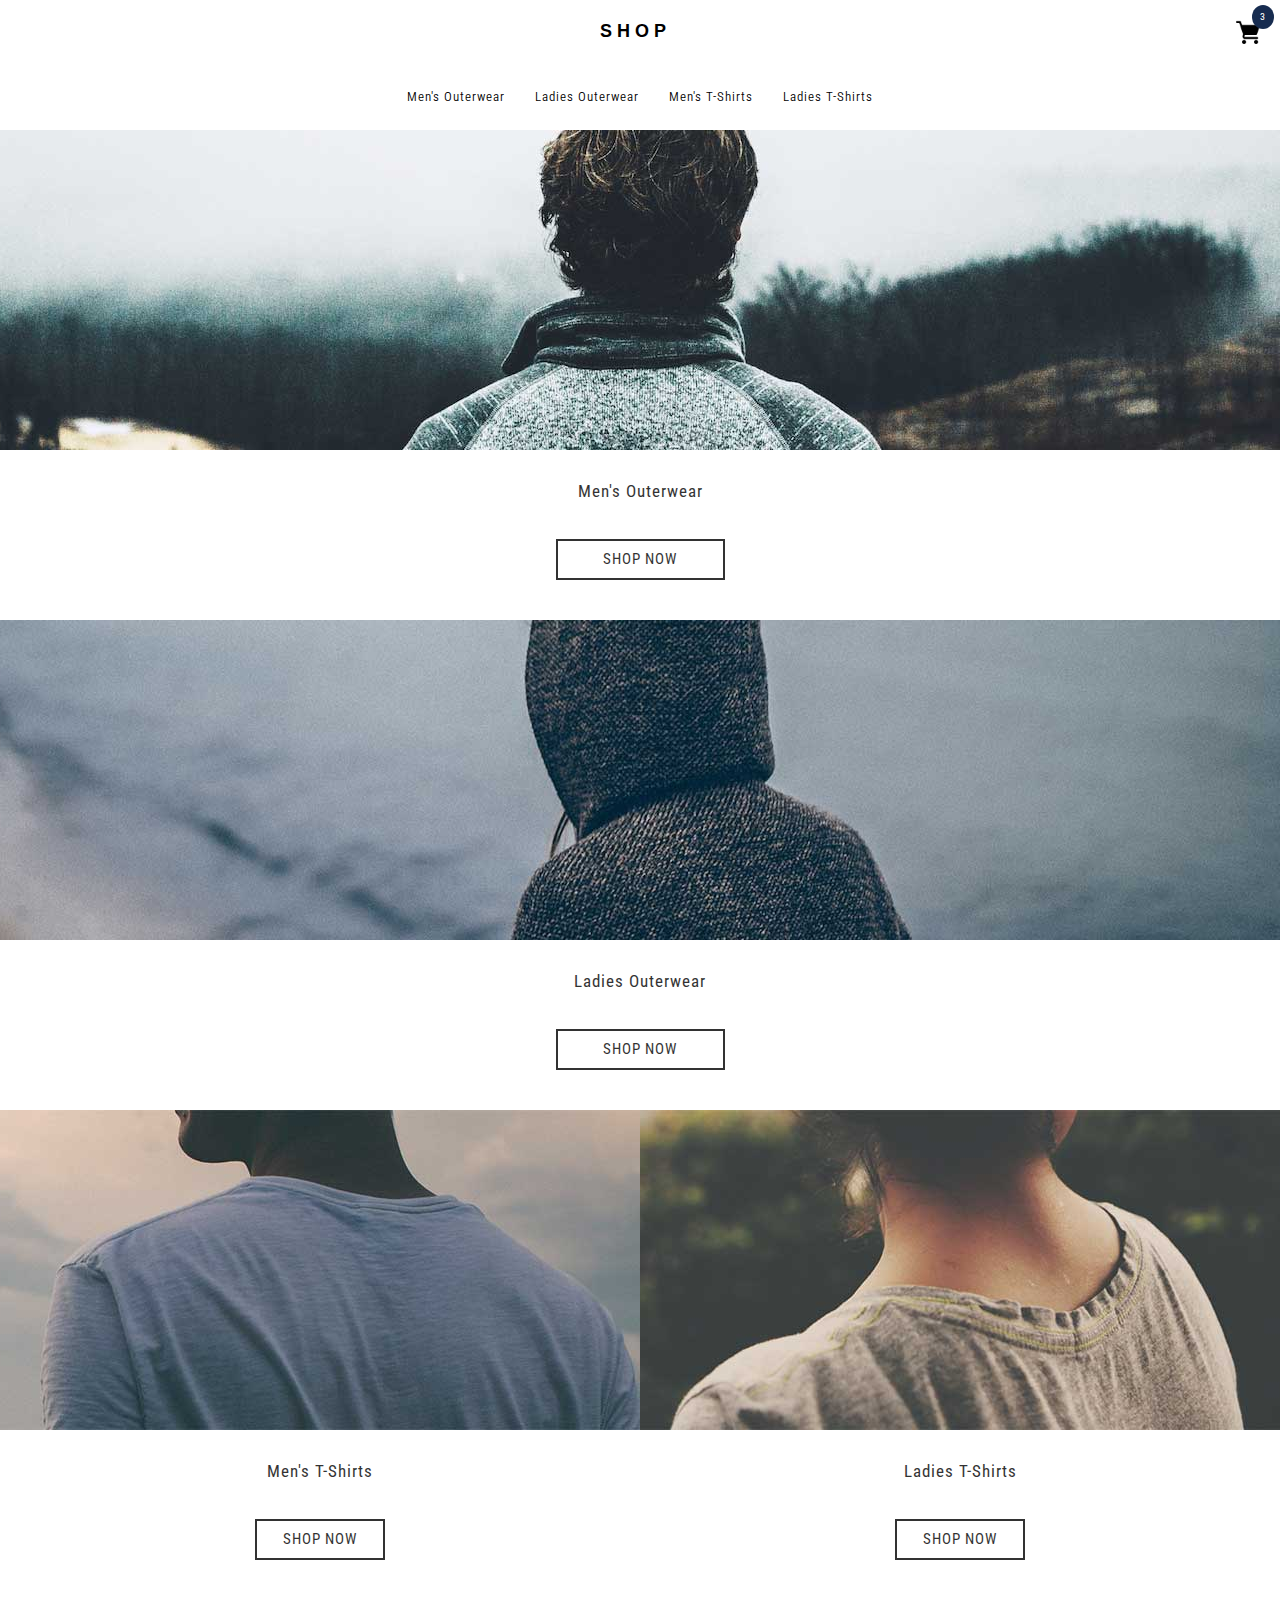
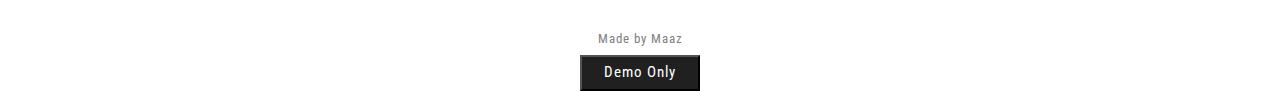
<file: index.html>
<!DOCTYPE html>
<html lang="en">
  <head>
    <meta charset="UTF-8" />
    <meta name="viewport" content="width=device-width, initial-scale=1.0" />
    <link rel="stylesheet" href="normalize.css" />
    <link rel="stylesheet" href="styles.css" />
    <title>Shop Polymer Project</title>
  </head>
  <body>
    <!-- Navbar -->
    <nav class="navbar">
      <div class="container">
        <div class="menu">
          <img class="hamburger--icon" src="images/hamburger.png" alt="Menu" />
        </div>
        <a class="logo" href="index.html"
          ><img class="logo" src="images/logo.svg" alt=""
        /></a>
        <a class="cart-icon" href="cart-page.html"
          ><img
            class="cart--icon__image"
            src="images/cart-icon.png"
            alt="Cart"
          />
          <span class="cart-count">3</span></a
        >
      </div>
      <div class="nav__links">
        <a class="nav__link" href="mens-outerwear.html">Men's Outerwear</a>
        <a class="nav__link" href="ladies-outerwear.html">Ladies Outerwear</a>
        <a class="nav__link" href="mens-tshirts.html">Men's T-Shirts</a>
        <a class="nav__link" href="ladies-tshirts.html">Ladies T-Shirts</a>
      </div>
    </nav>
    <!-- Drawer -->
    <aside class="drawer">
      <a class="drawer__item" href="mens-outerwear.html">Mens's Outerwear</a>
      <a class="drawer__item" href="ladies-outerwear.html">Ladies Outerwear</a>
      <a class="drawer__item" href="mens-tshirts.html">Men's T-Shirts</a>
      <a class="drawer__item" href="ladies-tshirts.html">Ladies T-Shirts</a>
    </aside>

    <!-- Banner Section -->
    <div class="hero">
      <section class="banner">
        <div class="mens-banner__image bg__image"></div>
        <div class="banner__bottom">
          <p class="banner__label">Men's Outerwear</p>
          <a href="mens-outerwear.html">
            <button class="banner__button">SHOP NOW</button>
          </a>
        </div>
      </section>
      <section class="banner">
        <div class="ladies-banner__image bg__image"></div>
        <div class="banner__bottom">
          <p class="banner__label">Ladies Outerwear</p>
          <a href="ladies-outerwear.html">
            <button class="banner__button">SHOP NOW</button>
          </a>
        </div>
      </section>
      <!-- T-Shirts Section -->
      <section class="t-shirts">
        <div class="mens-tShirts-banner banner">
          <div class="banner__image mens__t-shirts"></div>
          <div class="banner__bottom">
            <p class="banner__label">Men's T-Shirts</p>
            <a href="mens-tshirts.html">
              <button class="banner__button">SHOP NOW</button>
            </a>
          </div>
        </div>
        <div class="ladies-tShirts-banner banner">
          <div class="banner__image ladies__t-shirts"></div>
          <div class="banner__bottom">
            <p class="banner__label">Ladies T-Shirts</p>
            <a href="ladies-tshirts.html">
              <button class="banner__button">SHOP NOW</button>
            </a>
          </div>
        </div>
      </section>
    </div>
    <!-- Footer -->
    <footer class="footer">
      <a class="made-by" href="#">Made by Maaz</a>
      <button class="demo-only">Demo Only</button>
    </footer>
    <script src="script.js"></script>
  </body>
</html>
</file>
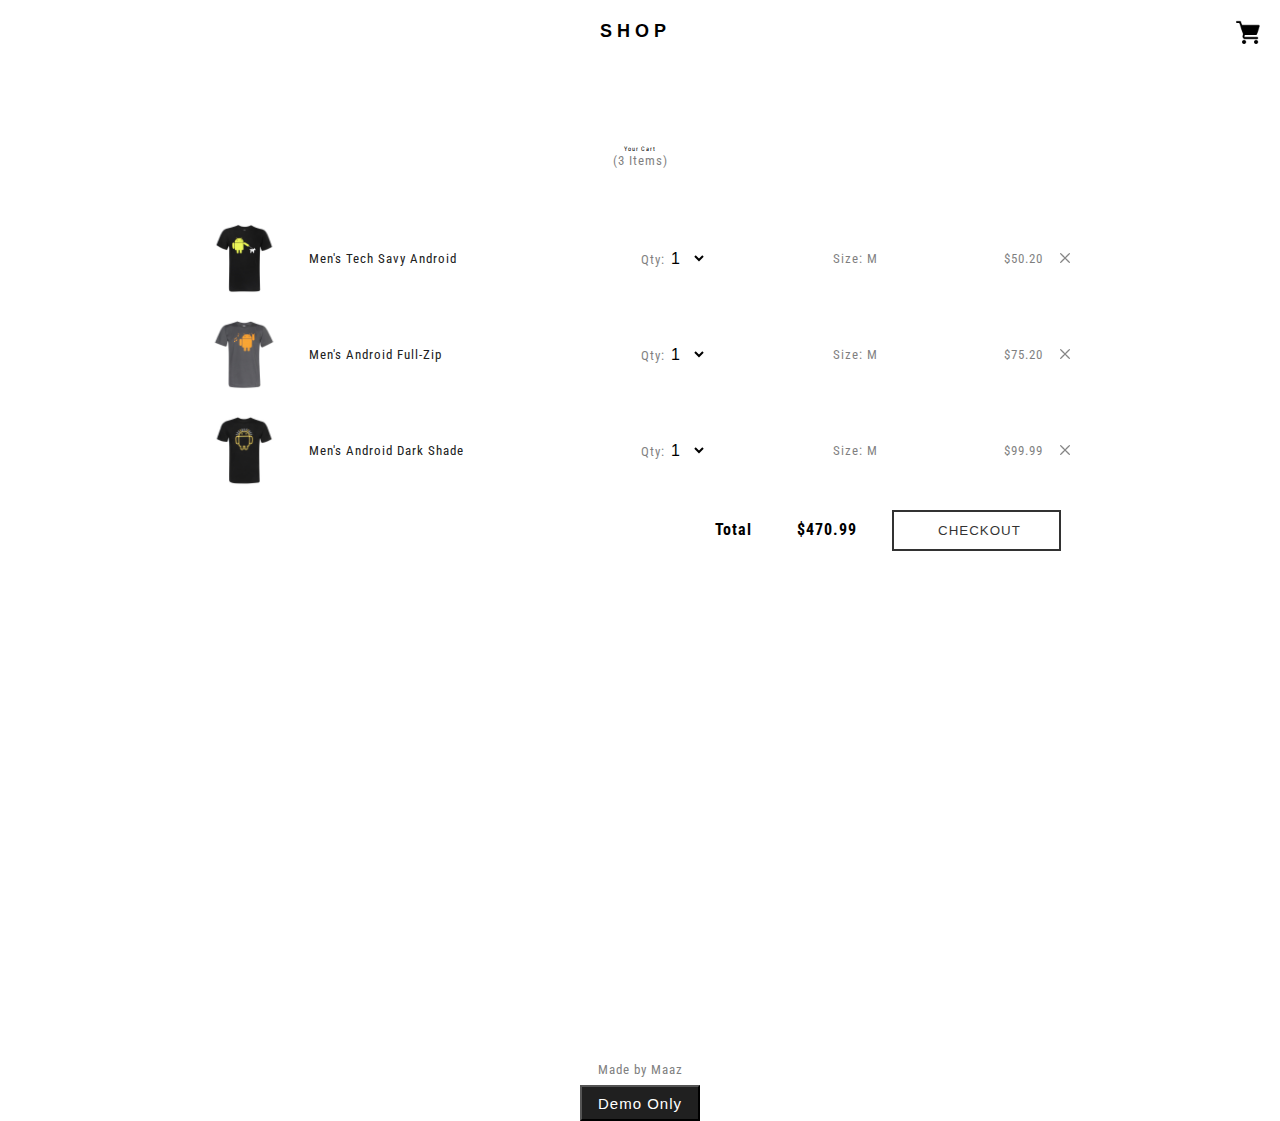
<file: cart-page.html>
<!DOCTYPE html>
<html lang="en">
  <head>
    <meta charset="UTF-8" />
    <meta name="viewport" content="width=device-width, initial-scale=1.0" />
    <link rel="stylesheet" href="styles.css" />
    <title>Cart Page</title>
  </head>
  <body>
    <!-- Navbar -->
    <nav class="navbar">
      <div class="container">
        <div class="menu">
          <img class="hamburger--icon" src="images/hamburger.png" alt="Menu" />
        </div>
        <a class="logo" href="index.html"
          ><img class="logo" src="images/logo.svg" alt=""
        /></a>
        <a class="cart-icon" href="cart-page.html"
          ><img class="cart--icon__image" src="images/cart-icon.png" alt="Cart"
        /></a>
      </div>
      <!-- <div class="nav__links">
        <a class="nav__link" href="mens-outerwear.html">Men's Outerwear</a>
        <a class="nav__link" href="ladies-outerwear.html">Ladies Outerwear</a>
        <a class="nav__link" href="mens-tshirts.html">Men's T-Shirts</a>
        <a class="nav__link" href="ladies-tshirts.html">Ladies T-Shirts</a>
      </div> -->
    </nav>
    <!-- Drawer -->
    <aside class="drawer">
      <a class="drawer__item" href="mens-outerwear.html">Mens's Outerwear</a>
      <a class="drawer__item" href="ladies-outerwear.html">Ladies Outerwear</a>
      <a class="drawer__item" href="mens-tshirts.html">Men's T-Shirts</a>
      <a class="drawer__item" href="ladies-tshirts.html">Ladies T-Shirts</a>
    </aside>
    <div class="hero cart-page-container">
      <div class="mens-outer__header">
        <p class="banner__label cart-banner__label">Your Cart</p>
        <span class="items__count">(3 Items)</span>
      </div>

      <div id="cart-container__subsection">
        <div class="single-cart-item">
          <img
            src="images/Items-Images/10-13018A.jpg"
            alt="Item Image"
            class="cart-item-image"
          />
          <div class="cart-item__details">
            <div class="cart-item__title">
              <a
                class="cart-item__name"
                href="/detail/mens_outerwear/Men+s+Tech+Shell+Full-Zip"
                >Men's Tech Savy Android</a
              >
            </div>
            <button class="delete-button">
              <img class="delete-button__icon" src="images/close.png" alt="" />
            </button>
            <div class="cart-item__detail">
              <div class="cart-item__quantity">
                <label class="cart-item__label">Qty:</label>
                <select id="cart-item__select">
                  <option value="1">1</option>
                  <option value="2">2</option>
                  <option value="3">3</option>
                  <option value="4">4</option>
                  <option value="5">5</option>
                  <option value="6">6</option>
                  <option value="7">7</option>
                  <option value="8">8</option>
                  <option value="9">9</option>
                  <option value="10">10</option>
                  <option value="11">11</option>
                  <option value="12">12</option>
                </select>
              </div>
              <div class="cart-item__label">Size: <span>M</span></div>
              <div class="cart-item__label">$50.20</div>
            </div>
          </div>
        </div>
        <div class="single-cart-item">
          <img
            src="images/Items-Images/10-13130A.jpg"
            alt="Item Image"
            class="cart-item-image"
          />
          <div class="cart-item__details">
            <div class="cart-item__title">
              <a
                class="cart-item__name"
                href="/detail/mens_outerwear/Men+s+Tech+Shell+Full-Zip"
                >Men's Android Full-Zip</a
              >
            </div>
            <button class="delete-button">
              <img class="delete-button__icon" src="images/close.png" alt="" />
            </button>

            <div class="cart-item__detail">
              <div class="cart-item__quantity">
                <label class="cart-item__label">Qty:</label>
                <select id="cart-item__select">
                  <option value="1">1</option>
                  <option value="2">2</option>
                  <option value="3">3</option>
                  <option value="4">4</option>
                  <option value="5">5</option>
                  <option value="6">6</option>
                  <option value="7">7</option>
                  <option value="8">8</option>
                  <option value="9">9</option>
                  <option value="10">10</option>
                  <option value="11">11</option>
                  <option value="12">12</option>
                </select>
              </div>
              <div class="cart-item__label">Size: <span>M</span></div>
              <div class="cart-item__label">$75.20</div>
            </div>
          </div>
        </div>
        <div class="single-cart-item">
          <img
            src="images/Items-Images/10-13153B.jpg"
            alt="Item Image"
            class="cart-item-image"
          />
          <div class="cart-item__details">
            <div class="cart-item__title">
              <a
                class="cart-item__name"
                href="/detail/mens_outerwear/Men+s+Tech+Shell+Full-Zip"
                >Men's Android Dark Shade</a
              >
            </div>
            <button class="delete-button">
              <img class="delete-button__icon" src="images/close.png" alt="" />
            </button>
            <div class="cart-item__detail">
              <div class="cart-item__quantity">
                <label class="cart-item__label">Qty:</label>
                <select id="cart-item__select">
                  <option value="1">1</option>
                  <option value="2">2</option>
                  <option value="3">3</option>
                  <option value="4">4</option>
                  <option value="5">5</option>
                  <option value="6">6</option>
                  <option value="7">7</option>
                  <option value="8">8</option>
                  <option value="9">9</option>
                  <option value="10">10</option>
                  <option value="11">11</option>
                  <option value="12">12</option>
                </select>
              </div>
              <div class="cart-item__label">Size: <span>M</span></div>
              <div class="cart-item__label">$99.99</div>
            </div>
          </div>
        </div>
        <div class="billing-total">
          <div class="item-total">
            <span class="total-amount">Total</span>
            <span class="total-amount">$470.99</span>
            <a id="cart-page__button" href="checkout-page.html">
              <button class="banner__button">CHECKOUT</button>
            </a>
          </div>
        </div>
      </div>
    </div>
    <!-- Footer -->
    <footer id="cart-page__footer" class="footer">
      <a class="made-by" href="#">Made by Maaz</a>
      <button class="demo-only">Demo Only</button>
    </footer>
    <button class="sticky-button">
      <a href="checkout-page.html">CHECKOUT</a>
    </button>
    <script src="script.js"></script>
  </body>
</html>
</file>
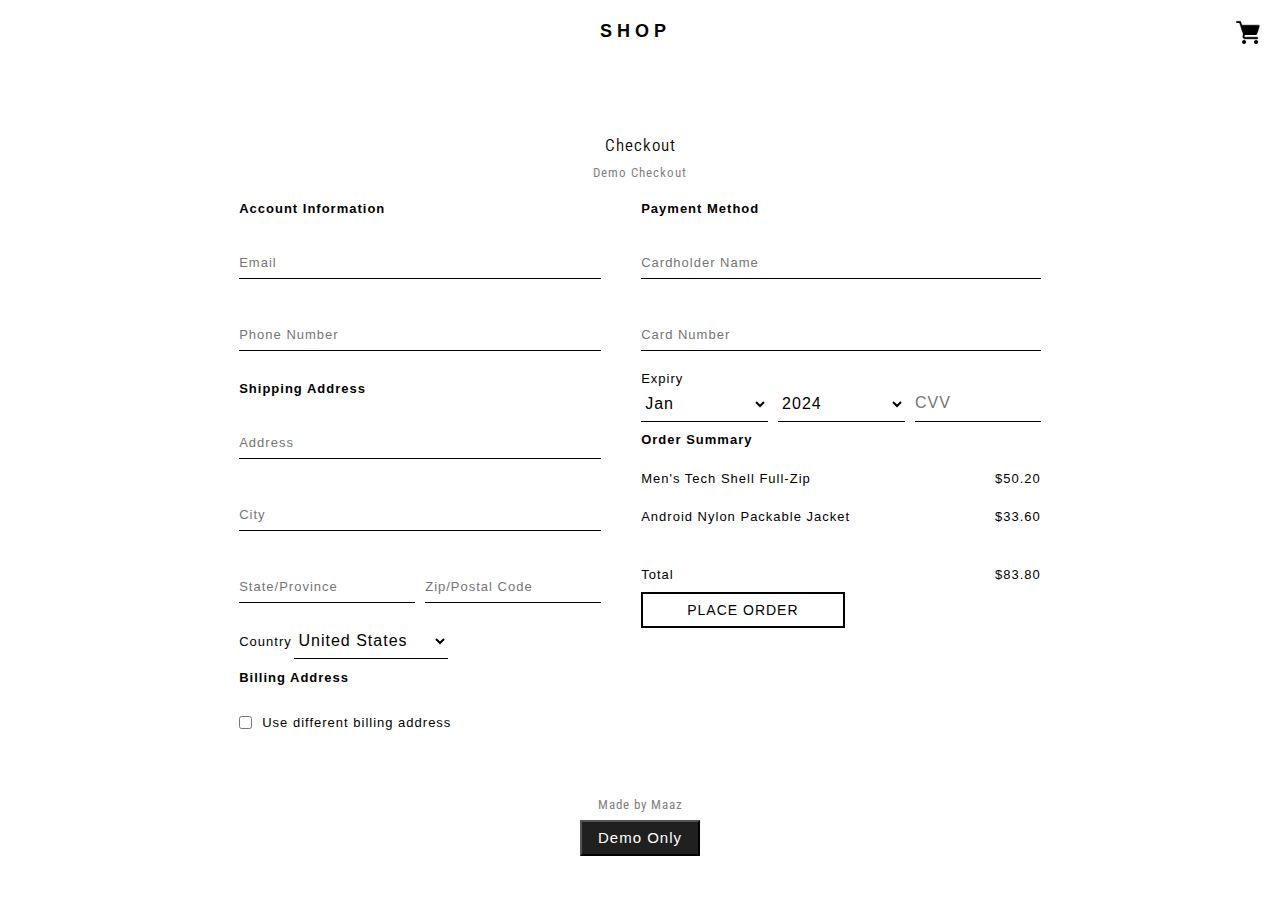
<file: checkout-page.html>
<!DOCTYPE html>
<html lang="en">
  <head>
    <meta charset="UTF-8" />
    <meta name="viewport" content="width=device-width, initial-scale=1.0" />
    <link rel="stylesheet" href="styles.css" />
    <link
      rel="stylesheet"
      href="https://cdnjs.cloudflare.com/ajax/libs/font-awesome/6.6.0/css/all.min.css"
      integrity="sha512-Kc323vGBEqzTmouAECnVceyQqyqdsSiqLQISBL29aUW4U/M7pSPA/gEUZQqv1cwx4OnYxTxve5UMg5GT6L4JJg=="
      crossorigin="anonymous"
      referrerpolicy="no-referrer"
    />
    <title>Checkout</title>
  </head>
  <body>
    <!-- Navbar -->
    <nav class="navbar checkout-form__nav">
      <div class="container">
        <div class="menu">
          <img class="hamburger--icon" src="images/hamburger.png" alt="Menu" />
        </div>
        <a class="logo" href="index.html"
          ><img class="logo" src="images/logo.svg" alt=""
        /></a>
        <a class="cart-icon" href="cart-page.html"
          ><img class="cart--icon__image" src="images/cart-icon.png" alt="Cart"
        /></a>
      </div>
    </nav>
    <!-- Drawer -->
    <aside class="drawer">
      <a class="drawer__item" href="mens-outerwear.html">Mens's Outerwear</a>
      <a class="drawer__item" href="ladies-outerwear.html">Ladies Outerwear</a>
      <a class="drawer__item" href="mens-tshirts.html">Men's T-Shirts</a>
      <a class="drawer__item" href="ladies-tshirts.html">Ladies T-Shirts</a>
    </aside>

    <div class="mens-outer__header">
      <h1 class="banner__label checkout-form__label">Checkout</h1>
      <span class="items__count">Demo Checkout</span>
    </div>
    <header class="checkout-header">
      <p>Your cart <i class="fa-solid fa-cart-shopping"></i> is empty</p>
    </header>
    <!-- Form -->

    <div class="checkout-container">
      <div id="change-checkout-orientation">
          <div id="checkout-left">
              <h2>Account Information</h2>
              <input type="email" placeholder="Email">
              <input type="tel" placeholder="Phone Number">
              <h2>Shipping Address</h2>
              <input type="text" placeholder="Address" >
              <input type="text" placeholder="City">
              <div class="state-zipcode">
                  <input type="text" placeholder="State/Province">
                  <input type="text" placeholder="Zip/Postal Code">
              </div>
              <label for="country">Country</label>
              <select name="country" id="country" >
                  <option value="US" selected>United States</option>
                  <option value="CA"> Canada</option>
              </select>
              <h2>Billing Address</h2>
              <div class="billing-address">
                  <input type="checkbox" id="setBilling">
                  <label for="setBilling">Use different billing address</label>
              </div>
              <!-- <input type="text" placeholder="Address">
              <input type="text" placeholder="City">
              <input type="text" placeholder="State/Province">
              <input type="text" placeholder="Zip/Postal Code"> -->
          </div>

          <div id="checkout-right">
              <h2>Payment Method</h2>
              <input type="text" placeholder="Cardholder Name">
              <input type="text" placeholder="Card Number">
              <label for="Expiry">Expiry</label>
              <div class="cc-expiry">
                  <select name="ccExpMonth" id="ccExpMonth">
                      <option value="01">Jan</option>
                      <option value="02">Feb</option>
                      <option value="03">Mar</option>
                      <option value="04">Apr</option>
                      <option value="05">May</option>
                      <option value="06">Jun</option>
                      <option value="07">Jul</option>
                      <option value="08">Aug</option>
                      <option value="09">Sep</option>
                      <option value="10">Oct</option>
                      <option value="11">Nov</option>
                      <option value="12">Dec</option>
                  </select>
                  <select name="ccExpYear" id="ccExpYear">
                      <option value="2024">2024</option>
                      <option value="2025">2025</option>
                      <option value="2026">2026</option>
                      <option value="2027">2027</option>
                      <option value="2028">2028</option>
                      <option value="2029">2029</option>
                      <option value="2030">2030</option>
                      <option value="2031">2031</option>
                      <option value="2032">2032</option>
                      <option value="2033">2033</option>
                      <option value="2034">2034</option>
                  </select>
                  <input type="tel" placeholder="CVV" id="cvv">
              </div>

              <h2>Order Summary</h2>
              <div id="order-summary">
                  <div class="cart-item-1">
                      <p>Men's Tech Shell Full-Zip</p>
                      <p>$50.20</p>
                  </div>
                  <div class="cart-item-2">
                      <p>Android Nylon Packable Jacket</p>
                      <p>$33.60</p>
                  </div>
                  <div class="total">   
                      <p>Total</p>
                      <p>$83.80</p>
                  </div>
              </div>
              <div class="product-details-cart-button" id="checkout-button">
                  <button>PLACE ORDER</button>
              </div>
          </div>

      </div>
  </div>

    <footer id="cart-page__footer" class="footer">
      <a class="made-by" href="#">Made by Maaz</a>
      <button class="demo-only">Demo Only</button>
    </footer>
    <script src="script.js"></script>
  </body>
</html>
</file>
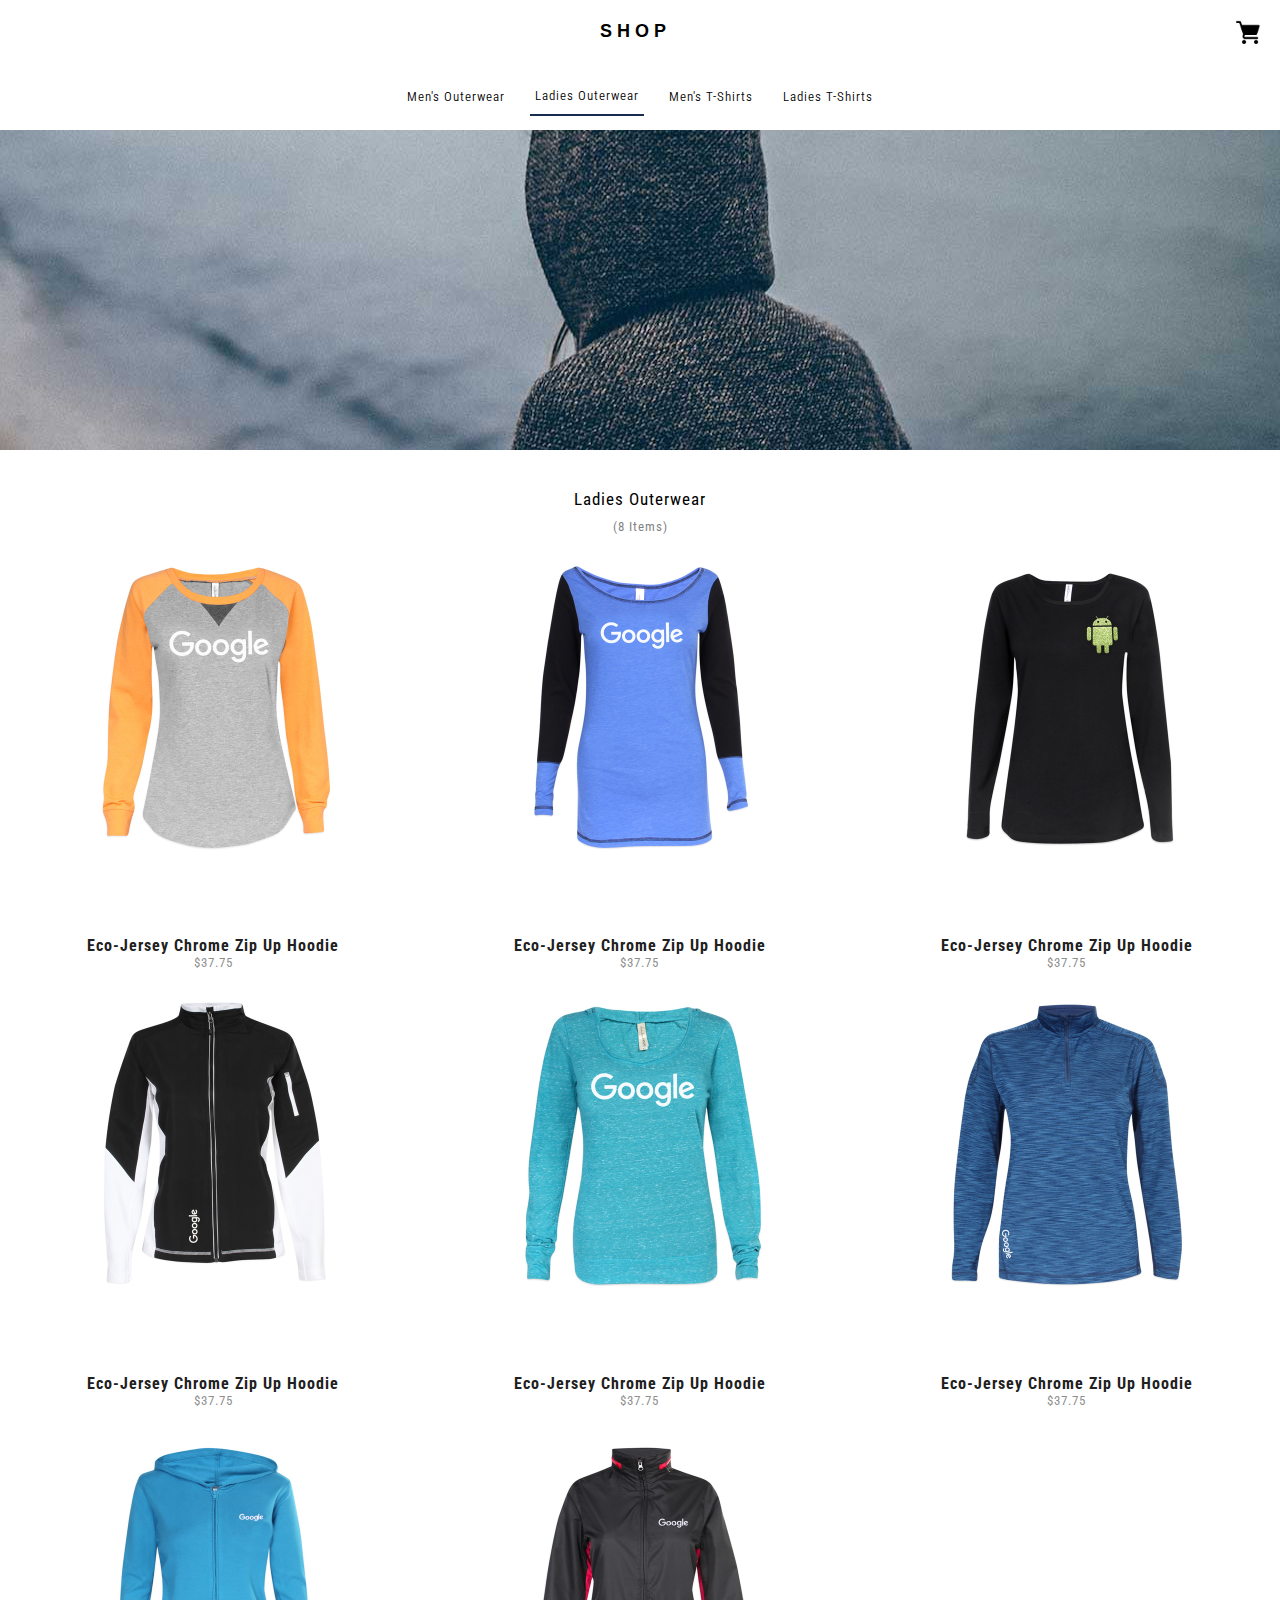
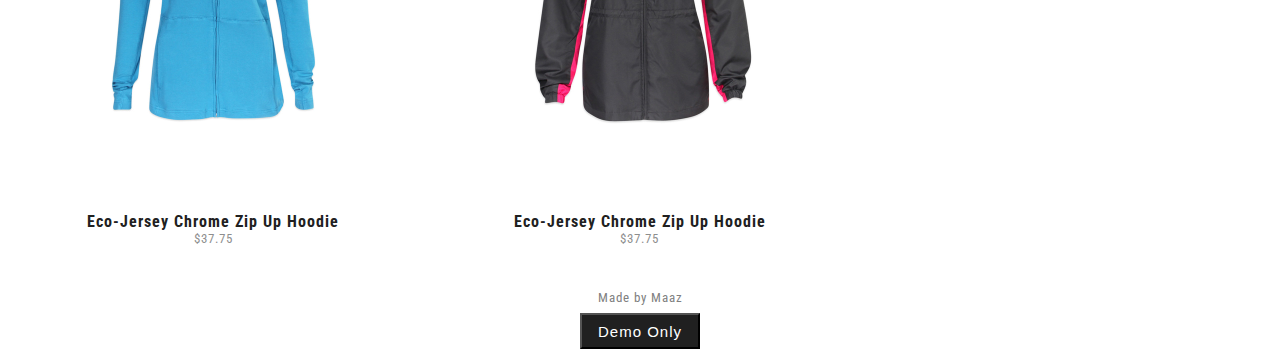
<file: ladies-outerwear.html>
<!DOCTYPE html>
<html lang="en">
  <head>
    <meta charset="UTF-8" />
    <meta name="viewport" content="width=device-width, initial-scale=1.0" />
    <link rel="stylesheet" href="styles.css" />
    <title>Ladies Outerwear</title>
  </head>
  <body>
    <nav class="navbar">
      <div class="container">
        <div class="menu">
          <img class="hamburger--icon" src="images/hamburger.png" alt="Menu" />
        </div>
        <a class="logo" href="index.html"
          ><img class="logo" src="images/logo.svg" alt=""
        /></a>
        <a class="cart-icon" href="cart-page.html"
          ><img class="cart--icon__image" src="images/cart-icon.png" alt="Cart"
        /></a>
      </div>
      <div class="nav__links">
        <a class="nav__link" href="mens-outerwear.html">Men's Outerwear</a>
        <a class="nav__link" id="mens-outer__nav" href="ladies-outerwear.html"
          >Ladies Outerwear</a
        >
        <a class="nav__link" href="mens-tshirts.html">Men's T-Shirts</a>
        <a class="nav__link" href="ladies-tshirts.html">Ladies T-Shirts</a>
      </div>
    </nav>
    <!-- Drawer -->
    <aside class="drawer">
      <a class="drawer__item" href="mens-outerwear.html">Mens's Outerwear</a>
      <a class="drawer__item" href="ladies-outerwear.html">Ladies Outerwear</a>
      <a class="drawer__item" href="mens-tshirts.html">Men's T-Shirts</a>
      <a class="drawer__item" href="ladies-tshirts.html">Ladies T-Shirts</a>
    </aside>
    <div class="hero">
      <section class="banner mens-outerwear-page">
        <div
          class="mens-banner__image bg__image ladies-outerwear--banner"
        ></div>
      </section>
      <div class="mens-outer__header">
        <p class="banner__label" id="page-banner__label">Ladies Outerwear</p>
        <span class="items__count">(8 Items)</span>
      </div>
      <div class="products-section">
        <a class="product" href="single-product-page.html">
          <img
            class="product__image"
            src="images/Items-Images/10-23173A.jpg"
            alt=""
          />
          <span class="title">Eco-Jersey Chrome Zip Up Hoodie</span>
          <span class="price">$37.75</span>
        </a>
        <a class="product" href="single-product-page.html">
          <img
            class="product__image"
            src="images/Items-Images/10-23174A.jpg"
            alt=""
          />
          <span class="title">Eco-Jersey Chrome Zip Up Hoodie</span>
          <span class="price">$37.75</span>
        </a>
        <a class="product" href="single-product-page.html">
          <img
            class="product__image"
            src="images/Items-Images/10-23198A.jpg"
            alt=""
          />
          <span class="title">Eco-Jersey Chrome Zip Up Hoodie</span>
          <span class="price">$37.75</span>
        </a>
        <a class="product" href="single-product-page.html">
          <img
            class="product__image"
            src="images/Items-Images/10-24097A.jpg"
            alt=""
          />
          <span class="title">Eco-Jersey Chrome Zip Up Hoodie</span>
          <span class="price">$37.75</span>
        </a>
        <a class="product" href="single-product-page.html">
          <img
            class="product__image"
            src="images/Items-Images/10-24098A.jpg"
            alt=""
          />
          <span class="title">Eco-Jersey Chrome Zip Up Hoodie</span>
          <span class="price">$37.75</span>
        </a>
        <a class="product" href="single-product-page.html">
          <img
            class="product__image"
            src="images/Items-Images/10-24099A.jpg"
            alt=""
          />
          <span class="title">Eco-Jersey Chrome Zip Up Hoodie</span>
          <span class="price">$37.75</span>
        </a>
        <a class="product" href="single-product-page.html">
          <img
            class="product__image"
            src="images/Items-Images/10-24102A.jpg"
            alt=""
          />
          <span class="title">Eco-Jersey Chrome Zip Up Hoodie</span>
          <span class="price">$37.75</span>
        </a>
        <a class="product" href="single-product-page.html">
          <img
            class="product__image"
            src="images/Items-Images/10-25058A.jpg"
            alt=""
          />
          <span class="title">Eco-Jersey Chrome Zip Up Hoodie</span>
          <span class="price">$37.75</span>
        </a>
      </div>
    </div>
    <footer class="footer">
      <a class="made-by" href="single-product-page.html">Made by Maaz</a>
      <button class="demo-only">Demo Only</button>
    </footer>
    <script src="script.js"></script>
  </body>
</html>
</file>
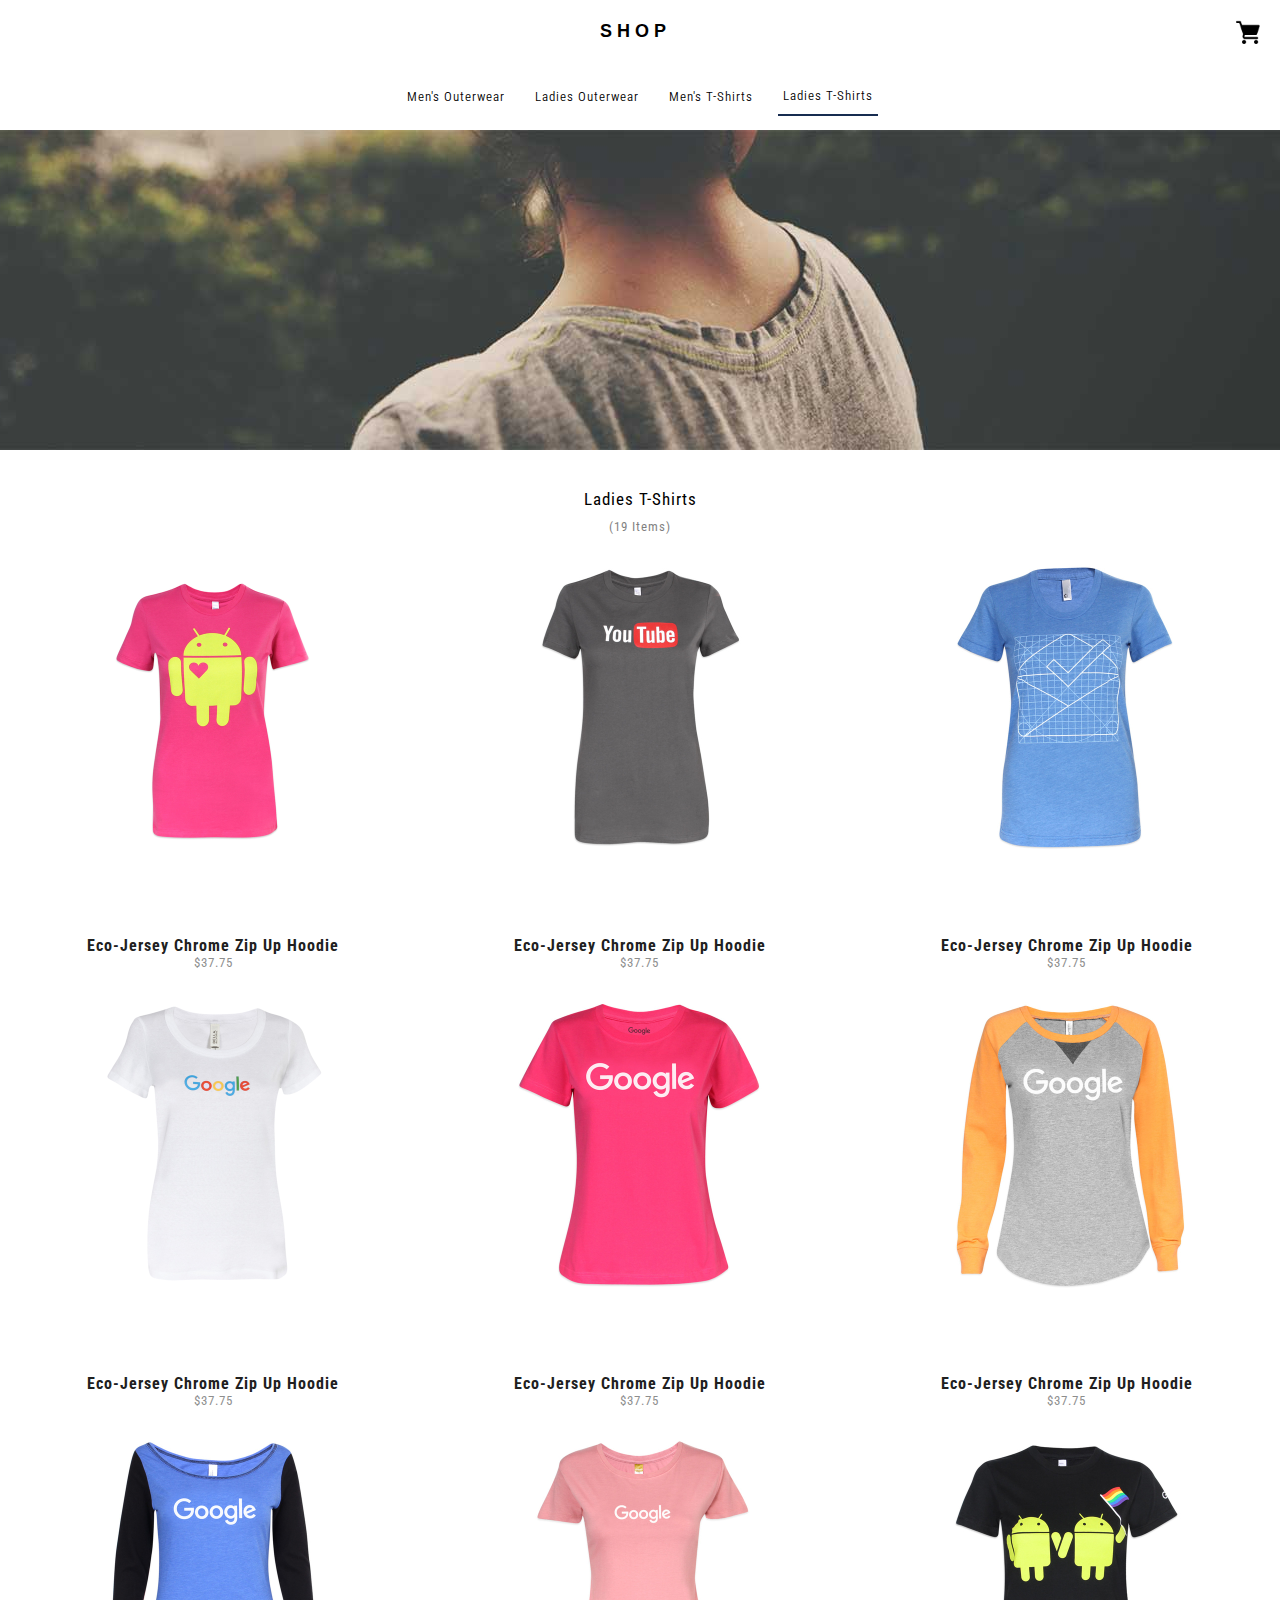
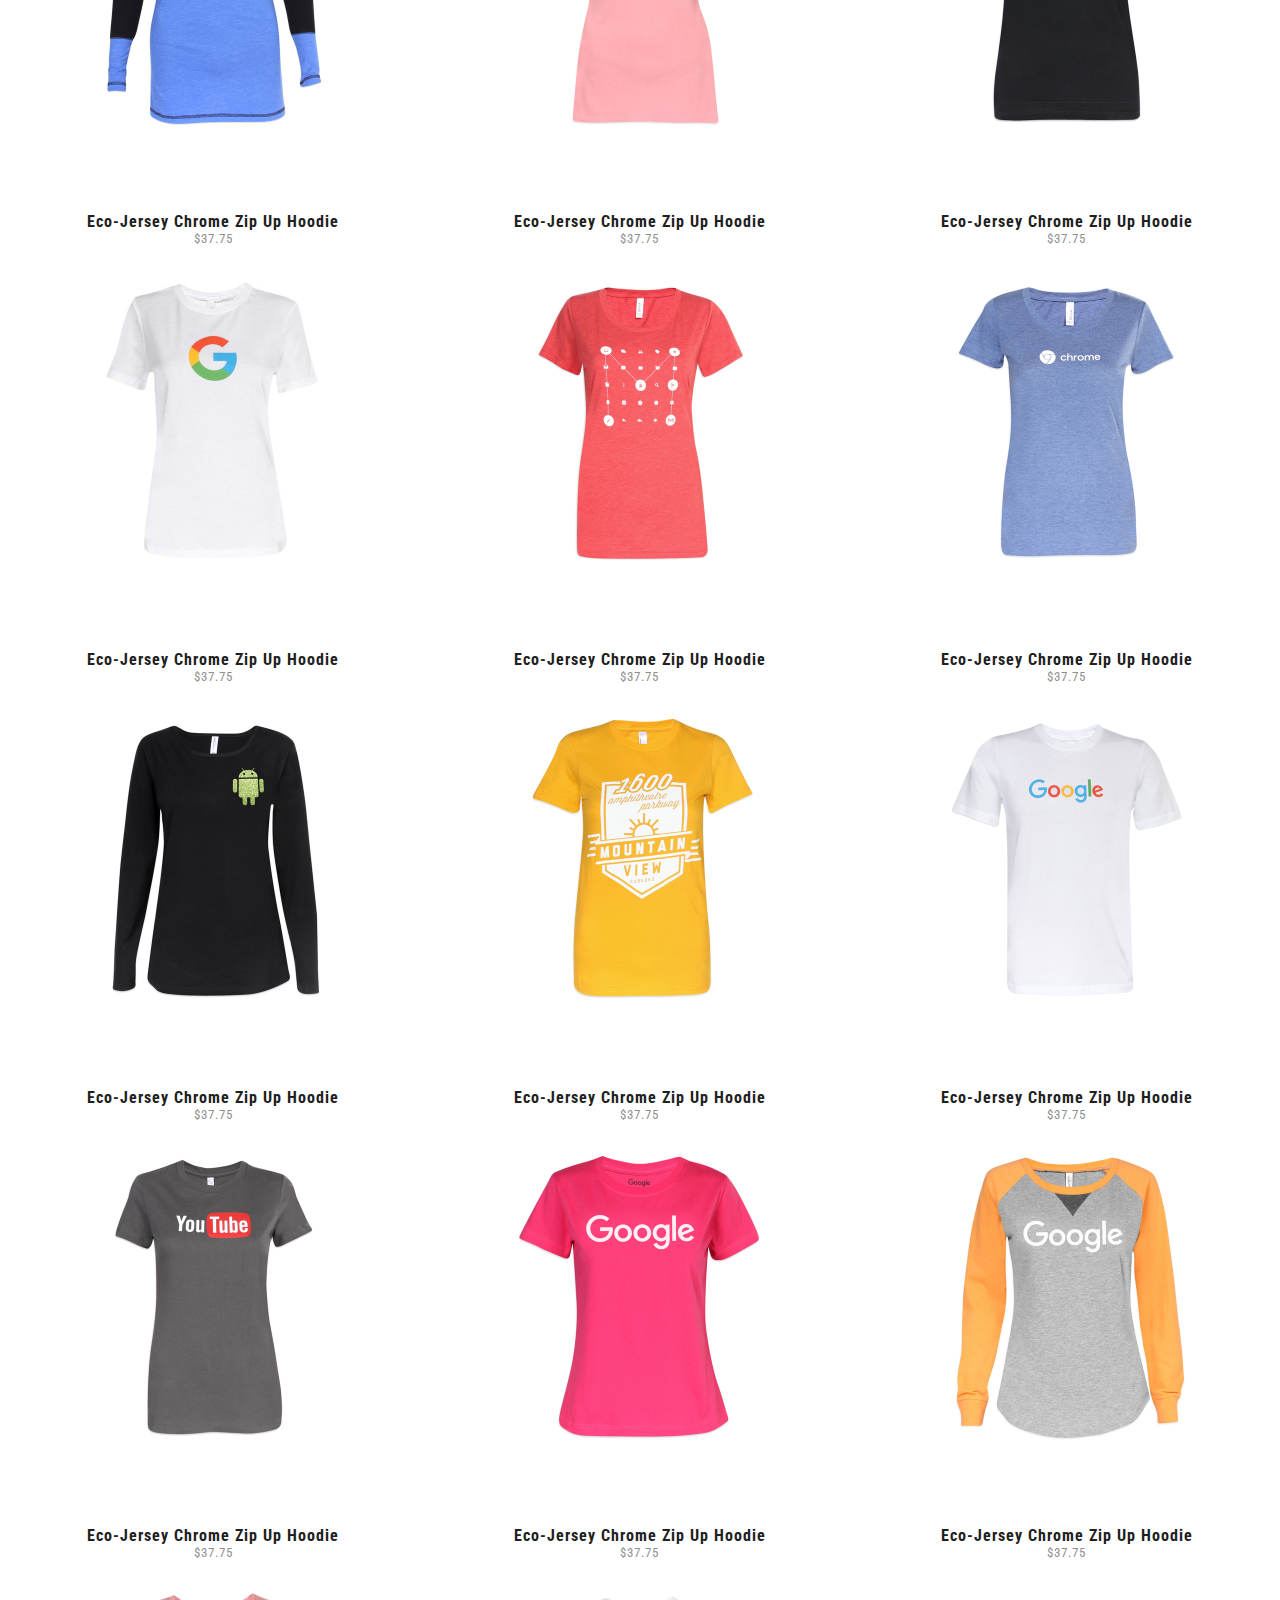
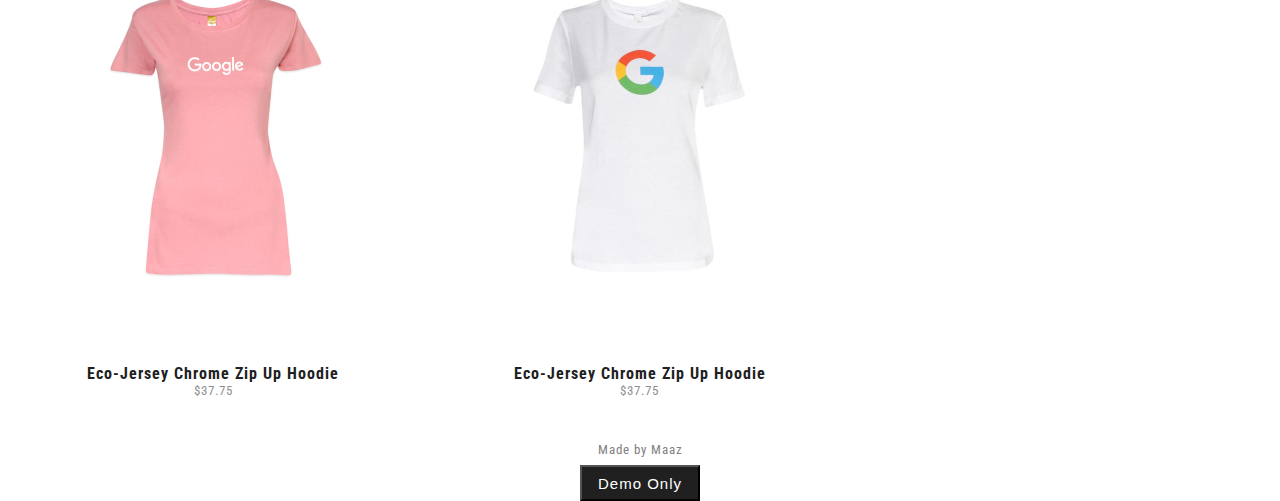
<file: ladies-tshirts.html>
<!DOCTYPE html>
<html lang="en">
  <head>
    <meta charset="UTF-8" />
    <meta name="viewport" content="width=device-width, initial-scale=1.0" />
    <link rel="stylesheet" href="styles.css" />
    <title>Ladies T-Shirts</title>
  </head>
  <body>
    <nav class="navbar">
      <div class="container">
        <div class="menu">
          <img class="hamburger--icon" src="images/hamburger.png" alt="Menu" />
        </div>
        <a class="logo" href="index.html"
          ><img class="logo" src="images/logo.svg" alt=""
        /></a>
        <a class="cart-icon" href="cart-page.html"
          ><img class="cart--icon__image" src="images/cart-icon.png" alt="Cart"
        /></a>
      </div>
      <div class="nav__links">
        <a class="nav__link" href="mens-outerwear.html">Men's Outerwear</a>
        <a class="nav__link" href="ladies-outerwear.html">Ladies Outerwear</a>
        <a class="nav__link" href="mens-tshirts.html">Men's T-Shirts</a>
        <a class="nav__link" id="mens-outer__nav" href="ladies-tshirts.html"
          >Ladies T-Shirts</a
        >
      </div>
    </nav>
    <!-- Drawer -->
    <aside class="drawer">
      <a class="drawer__item" href="mens-outerwear.html">Mens's Outerwear</a>
      <a class="drawer__item" href="ladies-outerwear.html">Ladies Outerwear</a>
      <a class="drawer__item" href="mens-tshirts.html">Men's T-Shirts</a>
      <a class="drawer__item" href="ladies-tshirts.html">Ladies T-Shirts</a>
    </aside>
    <div class="hero">
      <section class="banner mens-outerwear-page">
        <div class="mens-banner__image bg__image ladies-tShirts--banner"></div>
      </section>
      <div class="mens-outer__header">
        <p class="banner__label" id="page-banner__label">Ladies T-Shirts</p>
        <span class="items__count">(19 Items)</span>
      </div>
      <div class="products-section">
        <a class="product" href="single-product-page.html">
          <img
            class="product__image"
            src="images/Items-Images/10-23069A.jpg"
            alt=""
          />
          <span class="title">Eco-Jersey Chrome Zip Up Hoodie</span>
          <span class="price">$37.75</span>
        </a>
        <a class="product" href="single-product-page.html">
          <img
            class="product__image"
            src="images/Items-Images/10-23073A.jpg"
            alt=""
          />
          <span class="title">Eco-Jersey Chrome Zip Up Hoodie</span>
          <span class="price">$37.75</span>
        </a>
        <a class="product" href="single-product-page.html">
          <img
            class="product__image"
            src="images/Items-Images/10-23169A.jpg"
            alt=""
          />
          <span class="title">Eco-Jersey Chrome Zip Up Hoodie</span>
          <span class="price">$37.75</span>
        </a>
        <a class="product" href="single-product-page.html">
          <img
            class="product__image"
            src="images/Items-Images/10-23171A.jpg"
            alt=""
          />
          <span class="title">Eco-Jersey Chrome Zip Up Hoodie</span>
          <span class="price">$37.75</span>
        </a>
        <a class="product" href="single-product-page.html">
          <img
            class="product__image"
            src="images/Items-Images/10-23172A.jpg"
            alt=""
          />
          <span class="title">Eco-Jersey Chrome Zip Up Hoodie</span>
          <span class="price">$37.75</span>
        </a>
        <a class="product" href="single-product-page.html">
          <img
            class="product__image"
            src="images/Items-Images/10-23173A.jpg"
            alt=""
          />
          <span class="title">Eco-Jersey Chrome Zip Up Hoodie</span>
          <span class="price">$37.75</span>
        </a>
        <a class="product" href="single-product-page.html">
          <img
            class="product__image"
            src="images/Items-Images/10-23174A.jpg"
            alt=""
          />
          <span class="title">Eco-Jersey Chrome Zip Up Hoodie</span>
          <span class="price">$37.75</span>
        </a>
        <a class="product" href="single-product-page.html">
          <img
            class="product__image"
            src="images/Items-Images/10-23176A.jpg"
            alt=""
          />
          <span class="title">Eco-Jersey Chrome Zip Up Hoodie</span>
          <span class="price">$37.75</span>
        </a>
        <a class="product" href="single-product-page.html">
          <img
            class="product__image"
            src="images/Items-Images/10-23177A.jpg"
            alt=""
          />
          <span class="title">Eco-Jersey Chrome Zip Up Hoodie</span>
          <span class="price">$37.75</span>
        </a>
        <a class="product" href="single-product-page.html">
          <img
            class="product__image"
            src="images/Items-Images/10-23178A.jpg"
            alt=""
          />
          <span class="title">Eco-Jersey Chrome Zip Up Hoodie</span>
          <span class="price">$37.75</span>
        </a>
        <a class="product" href="single-product-page.html">
          <img
            class="product__image"
            src="images/Items-Images/10-23179A.jpg"
            alt=""
          />
          <span class="title">Eco-Jersey Chrome Zip Up Hoodie</span>
          <span class="price">$37.75</span>
        </a>
        <a class="product" href="single-product-page.html">
          <img
            class="product__image"
            src="images/Items-Images/10-23180A.jpg"
            alt=""
          />
          <span class="title">Eco-Jersey Chrome Zip Up Hoodie</span>
          <span class="price">$37.75</span>
        </a>
        <a class="product" href="single-product-page.html">
          <img
            class="product__image"
            src="images/Items-Images/10-23198A.jpg"
            alt=""
          />
          <span class="title">Eco-Jersey Chrome Zip Up Hoodie</span>
          <span class="price">$37.75</span>
        </a>
        <a class="product" href="single-product-page.html">
          <img
            class="product__image"
            src="images/Items-Images/10-23230A.jpg"
            alt=""
          />
          <span class="title">Eco-Jersey Chrome Zip Up Hoodie</span>
          <span class="price">$37.75</span>
        </a>
        <a class="product" href="single-product-page.html">
          <img
            class="product__image"
            src="images/Items-Images/10-13262A.jpg"
            alt=""
          />
          <span class="title">Eco-Jersey Chrome Zip Up Hoodie</span>
          <span class="price">$37.75</span>
        </a>
        <a class="product" href="single-product-page.html">
          <img
            class="product__image"
            src="images/Items-Images/10-23073A.jpg"
            alt=""
          />
          <span class="title">Eco-Jersey Chrome Zip Up Hoodie</span>
          <span class="price">$37.75</span>
        </a>
        <a class="product" href="single-product-page.html">
          <img
            class="product__image"
            src="images/Items-Images/10-23172A.jpg"
            alt=""
          />
          <span class="title">Eco-Jersey Chrome Zip Up Hoodie</span>
          <span class="price">$37.75</span>
        </a>
        <a class="product" href="single-product-page.html">
          <img
            class="product__image"
            src="images/Items-Images/10-23173A.jpg"
            alt=""
          />
          <span class="title">Eco-Jersey Chrome Zip Up Hoodie</span>
          <span class="price">$37.75</span>
        </a>
        <a class="product" href="single-product-page.html">
          <img
            class="product__image"
            src="images/Items-Images/10-23176A.jpg"
            alt=""
          />
          <span class="title">Eco-Jersey Chrome Zip Up Hoodie</span>
          <span class="price">$37.75</span>
        </a>
        <a class="product" href="single-product-page.html">
          <img
            class="product__image"
            src="images/Items-Images/10-23178A.jpg"
            alt=""
          />
          <span class="title">Eco-Jersey Chrome Zip Up Hoodie</span>
          <span class="price">$37.75</span>
        </a>
      </div>
    </div>
    <footer class="footer">
      <a class="made-by" href="single-product-page.html">Made by Maaz</a>
      <button class="demo-only">Demo Only</button>
    </footer>
    <script src="script.js"></script>
  </body>
</html>
</file>
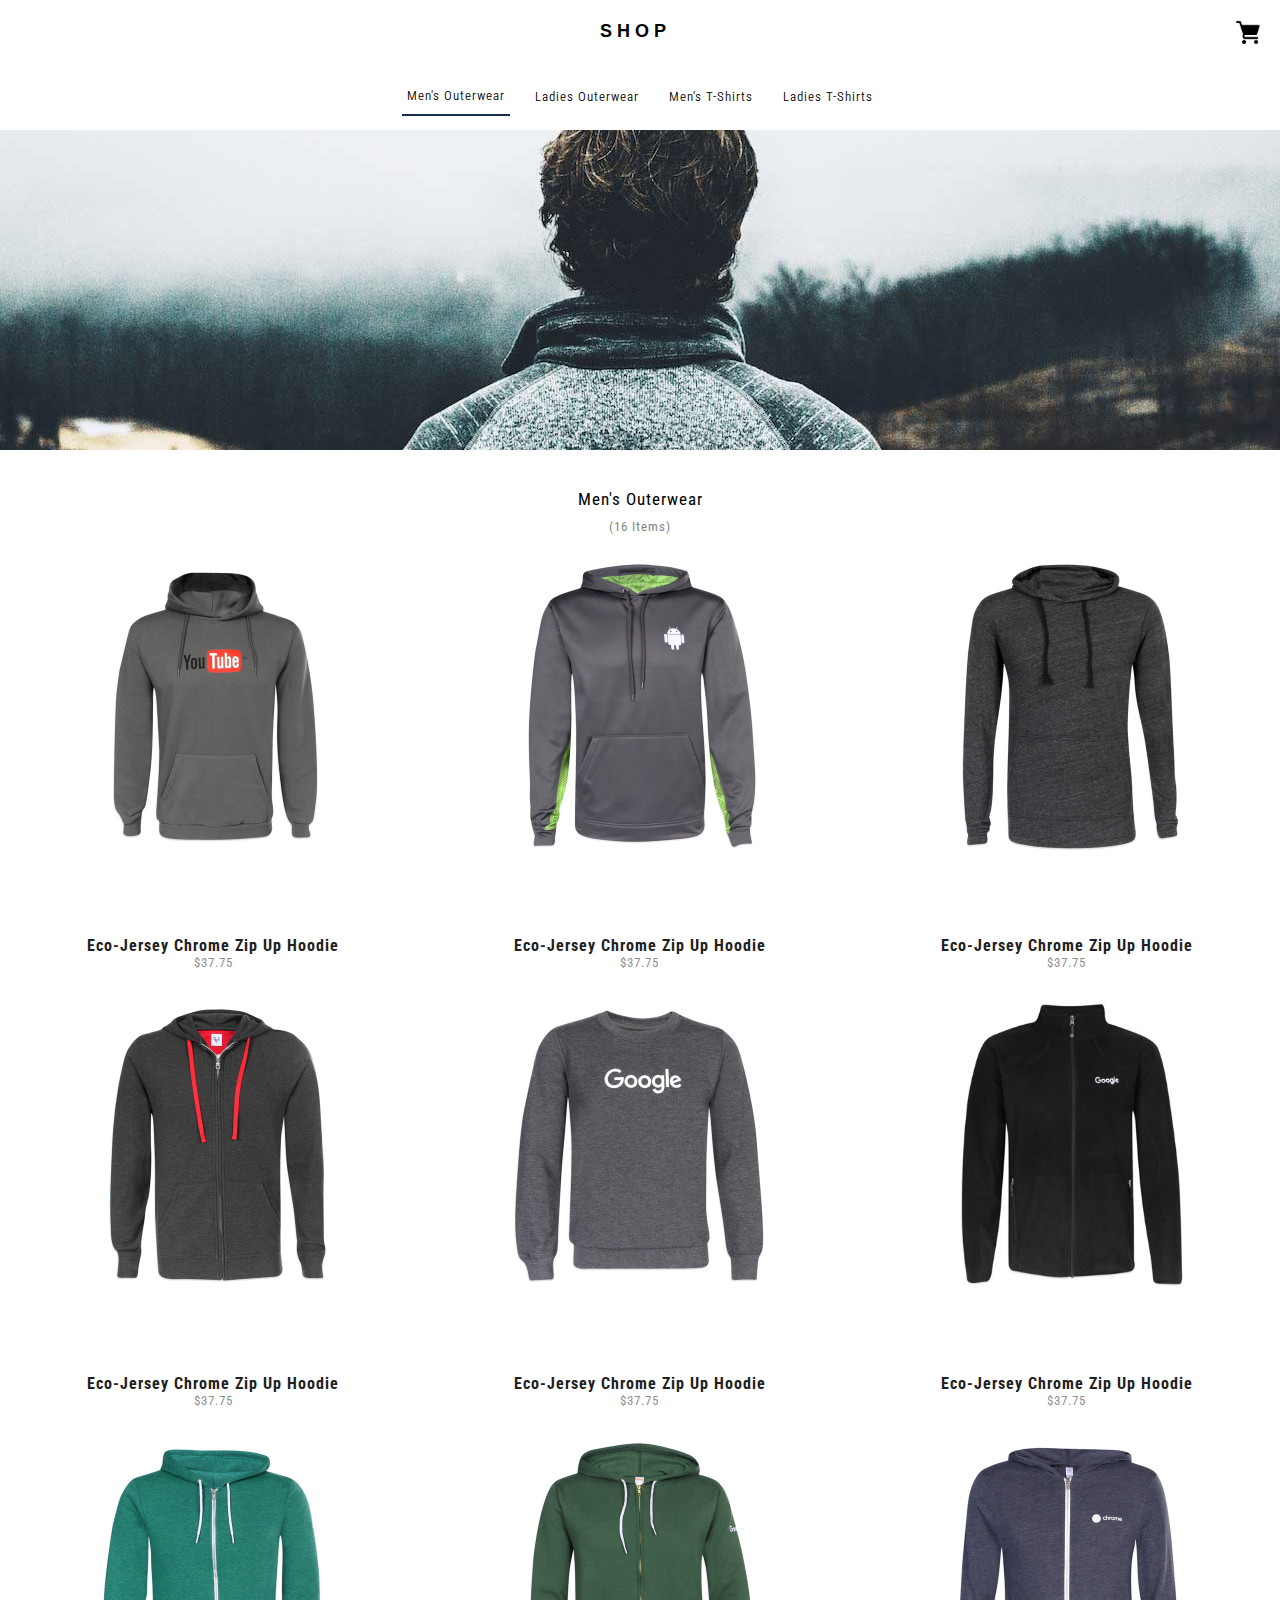
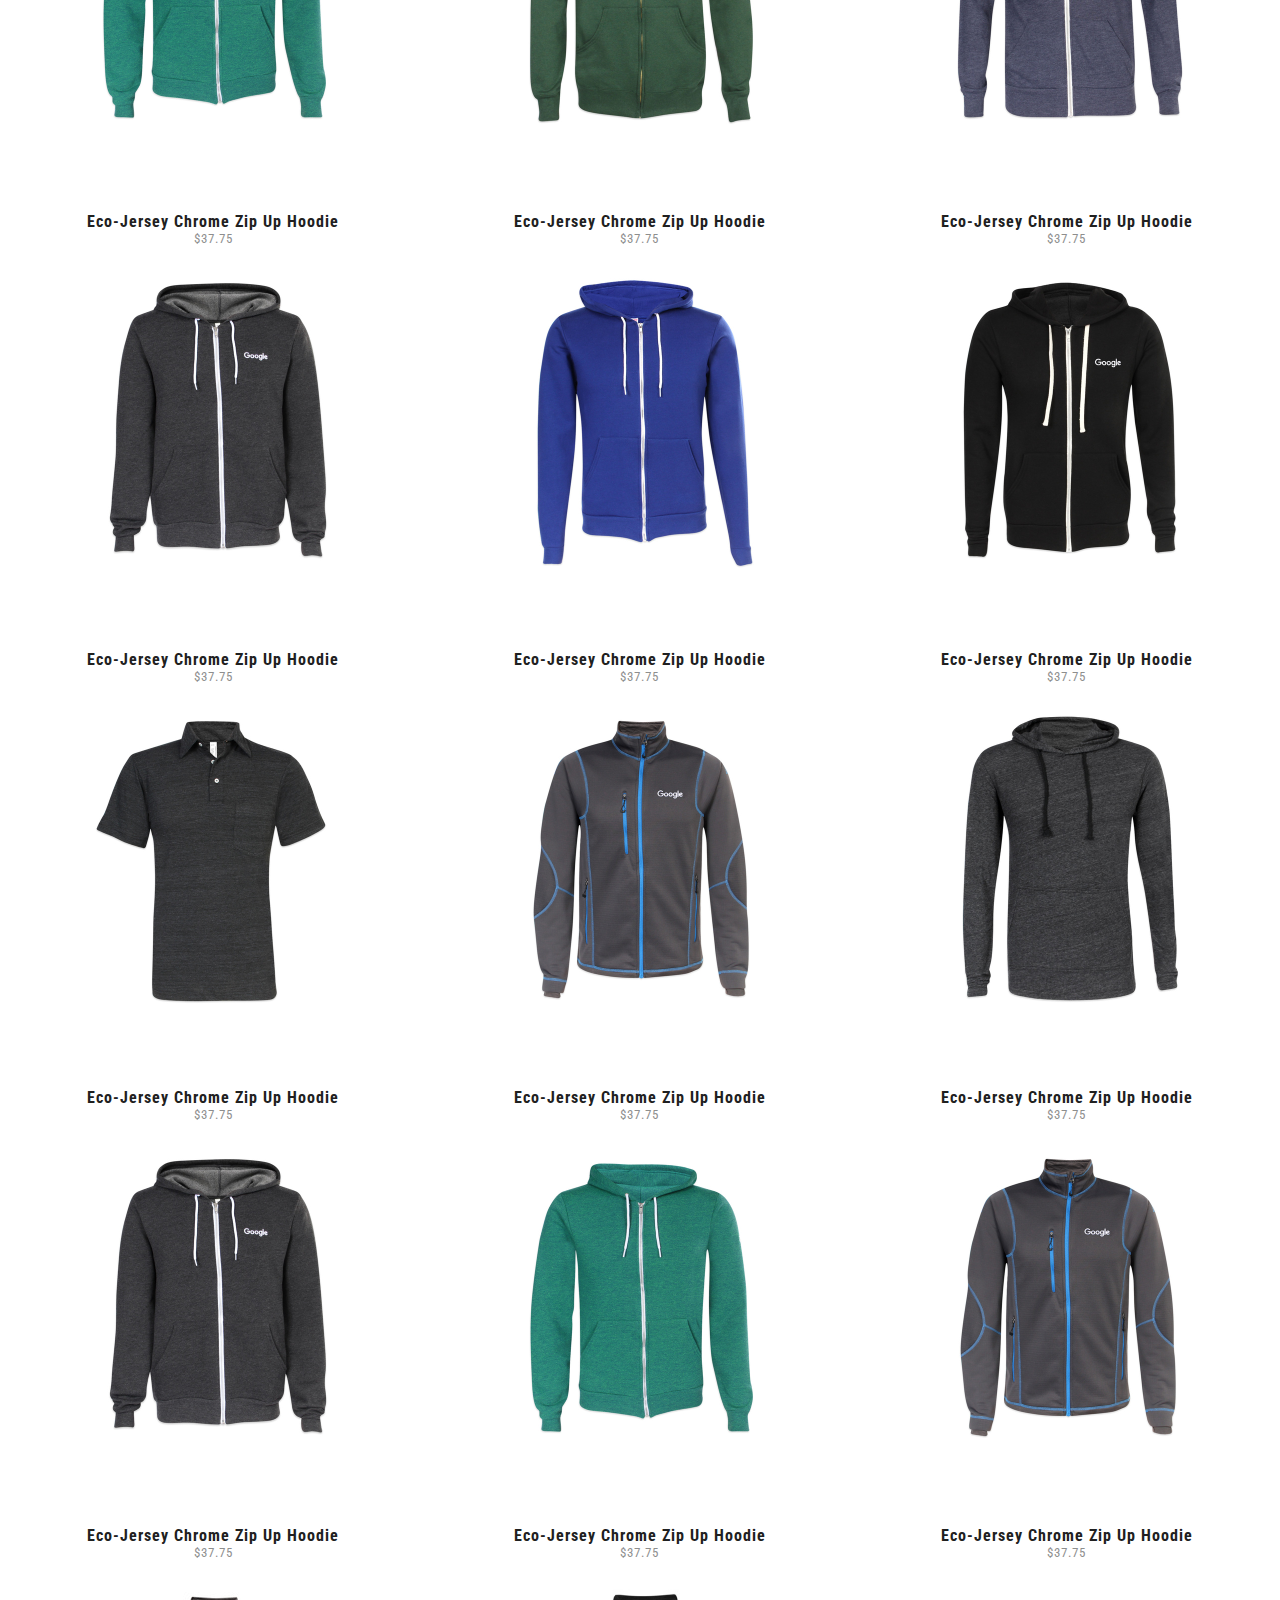
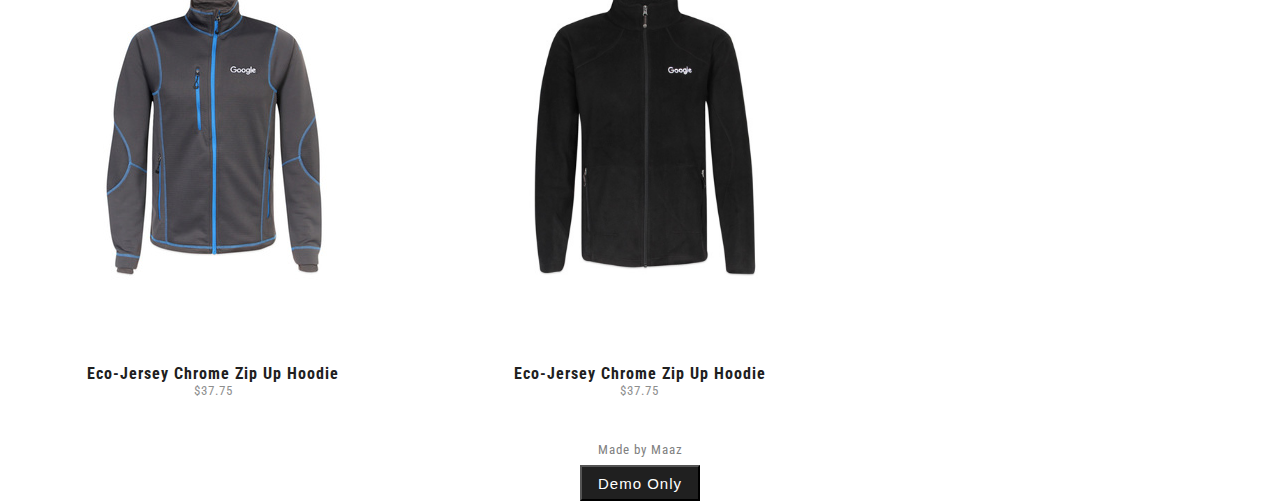
<file: mens-outerwear.html>
<!DOCTYPE html>
<html lang="en">
  <head>
    <meta charset="UTF-8" />
    <meta name="viewport" content="width=device-width, initial-scale=1.0" />
    <link rel="stylesheet" href="styles.css" />
    <title>Mens Outerwear</title>
  </head>
  <body>
    <nav class="navbar">
      <div class="container">
        <div class="menu">
          <img class="hamburger--icon" src="images/hamburger.png" alt="Menu" />
        </div>
        <a class="logo" href="index.html"
          ><img class="logo" src="images/logo.svg" alt=""
        /></a>
        <a class="cart-icon" href="cart-page.html"
          ><img class="cart--icon__image" src="images/cart-icon.png" alt="Cart"
        /></a>
      </div>
      <div class="nav__links">
        <a class="nav__link" id="mens-outer__nav" href="mens-outerwear.html"
          >Men's Outerwear</a
        >
        <a class="nav__link" href="ladies-outerwear.html">Ladies Outerwear</a>
        <a class="nav__link" href="mens-tshirts.html">Men's T-Shirts</a>
        <a class="nav__link" href="ladies-tshirts.html">Ladies T-Shirts</a>
      </div>
    </nav>
    <!-- Drawer -->
    <aside class="drawer">
      <a class="drawer__item" href="mens-outerwear.html">Mens's Outerwear</a>
      <a class="drawer__item" href="ladies-outerwear.html">Ladies Outerwear</a>
      <a class="drawer__item" href="mens-tshirts.html">Men's T-Shirts</a>
      <a class="drawer__item" href="ladies-tshirts.html">Ladies T-Shirts</a>
    </aside>
    <div class="hero">
      <section class="banner mens-outerwear-page">
        <div class="mens-banner__image bg__image"></div>
      </section>

      <div class="mens-outer__header">
        <p class="banner__label" id="page-banner__label">Men's Outerwear</p>
        <span class="items__count">(16 Items)</span>
      </div>
      <div class="products-section">
        <a class="product" href="single-product-page.html">
          <img
            class="product__image"
            src="images/Items-Images/10-14133A.jpg"
            alt=""
          />
          <span class="title">Eco-Jersey Chrome Zip Up Hoodie</span>
          <span class="price">$37.75</span>
        </a>
        <a class="product" href="single-product-page.html">
          <img
            class="product__image"
            src="images/Items-Images/10-14146A.jpg"
            alt=""
          />
          <span class="title">Eco-Jersey Chrome Zip Up Hoodie</span>
          <span class="price">$37.75</span>
        </a>
        <a class="product" href="single-product-page.html">
          <img
            class="product__image"
            src="images/Items-Images/10-14152A.jpg"
            alt=""
          />
          <span class="title">Eco-Jersey Chrome Zip Up Hoodie</span>
          <span class="price">$37.75</span>
        </a>
        <a class="product" href="single-product-page.html">
          <img
            class="product__image"
            src="images/Items-Images/10-14153A.jpg"
            alt=""
          />
          <span class="title">Eco-Jersey Chrome Zip Up Hoodie</span>
          <span class="price">$37.75</span>
        </a>
        <a class="product" href="single-product-page.html">
          <img
            class="product__image"
            src="images/Items-Images/10-14154A.jpg"
            alt=""
          />
          <span class="title">Eco-Jersey Chrome Zip Up Hoodie</span>
          <span class="price">$37.75</span>
        </a>
        <a class="product" href="single-product-page.html">
          <img
            class="product__image"
            src="images/Items-Images/10-14155A.jpg"
            alt=""
          />
          <span class="title">Eco-Jersey Chrome Zip Up Hoodie</span>
          <span class="price">$37.75</span>
        </a>
        <a class="product" href="single-product-page.html">
          <img
            class="product__image"
            src="images/Items-Images/10-14157A.jpg"
            alt=""
          />
          <span class="title">Eco-Jersey Chrome Zip Up Hoodie</span>
          <span class="price">$37.75</span>
        </a>
        <a class="product" href="single-product-page.html">
          <img
            class="product__image"
            src="images/Items-Images/10-14158A.jpg"
            alt=""
          />
          <span class="title">Eco-Jersey Chrome Zip Up Hoodie</span>
          <span class="price">$37.75</span>
        </a>
        <a class="product" href="single-product-page.html">
          <img
            class="product__image"
            src="images/Items-Images/10-14159A.jpg"
            alt=""
          />
          <span class="title">Eco-Jersey Chrome Zip Up Hoodie</span>
          <span class="price">$37.75</span>
        </a>
        <a class="product" href="single-product-page.html">
          <img
            class="product__image"
            src="images/Items-Images/10-14160A.jpg"
            alt=""
          />
          <span class="title">Eco-Jersey Chrome Zip Up Hoodie</span>
          <span class="price">$37.75</span>
        </a>
        <a class="product" href="single-product-page.html">
          <img
            class="product__image"
            src="images/Items-Images/10-14215A.jpg"
            alt=""
          />
          <span class="title">Eco-Jersey Chrome Zip Up Hoodie</span>
          <span class="price">$37.75</span>
        </a>
        <a class="product" href="single-product-page.html">
          <img
            class="product__image"
            src="images/Items-Images/10-14216A.jpg"
            alt=""
          />
          <span class="title">Eco-Jersey Chrome Zip Up Hoodie</span>
          <span class="price">$37.75</span>
        </a>
        <a class="product" href="single-product-page.html">
          <img
            class="product__image"
            src="images/Items-Images/10-11017A.jpg"
            alt=""
          />
          <span class="title">Eco-Jersey Chrome Zip Up Hoodie</span>
          <span class="price">$37.75</span>
        </a>
        <a class="product" href="single-product-page.html">
          <img
            class="product__image"
            src="images/Items-Images/10-14217A.jpg"
            alt=""
          />
          <span class="title">Eco-Jersey Chrome Zip Up Hoodie</span>
          <span class="price">$37.75</span>
        </a>
        <a class="product" href="single-product-page.html">
          <img
            class="product__image"
            src="images/Items-Images/10-14152A.jpg"
            alt=""
          />
          <span class="title">Eco-Jersey Chrome Zip Up Hoodie</span>
          <span class="price">$37.75</span>
        </a>
        <a class="product" href="single-product-page.html">
          <img
            class="product__image"
            src="images/Items-Images/10-14160A.jpg"
            alt=""
          />
          <span class="title">Eco-Jersey Chrome Zip Up Hoodie</span>
          <span class="price">$37.75</span>
        </a>
        <a class="product" href="single-product-page.html">
          <img
            class="product__image"
            src="images/Items-Images/10-14157A.jpg"
            alt=""
          />
          <span class="title">Eco-Jersey Chrome Zip Up Hoodie</span>
          <span class="price">$37.75</span>
        </a>
        <a class="product" href="single-product-page.html">
          <img
            class="product__image"
            src="images/Items-Images/10-14217A.jpg"
            alt=""
          />
          <span class="title">Eco-Jersey Chrome Zip Up Hoodie</span>
          <span class="price">$37.75</span>
        </a>
        <a class="product" href="single-product-page.html">
          <img
            class="product__image"
            src="images/Items-Images/10-14217B.jpg"
            alt=""
          />
          <span class="title">Eco-Jersey Chrome Zip Up Hoodie</span>
          <span class="price">$37.75</span>
        </a>
        <a class="product" href="single-product-page.html">
          <img
            class="product__image"
            src="images/Items-Images/10-14155A.jpg"
            alt=""
          />
          <span class="title">Eco-Jersey Chrome Zip Up Hoodie</span>
          <span class="price">$37.75</span>
        </a>
      </div>
    </div>
    <footer class="footer">
      <a class="made-by" href="single-product-page.html">Made by Maaz</a>
      <button class="demo-only">Demo Only</button>
    </footer>
    <script src="script.js"></script>
  </body>
</html>
</file>
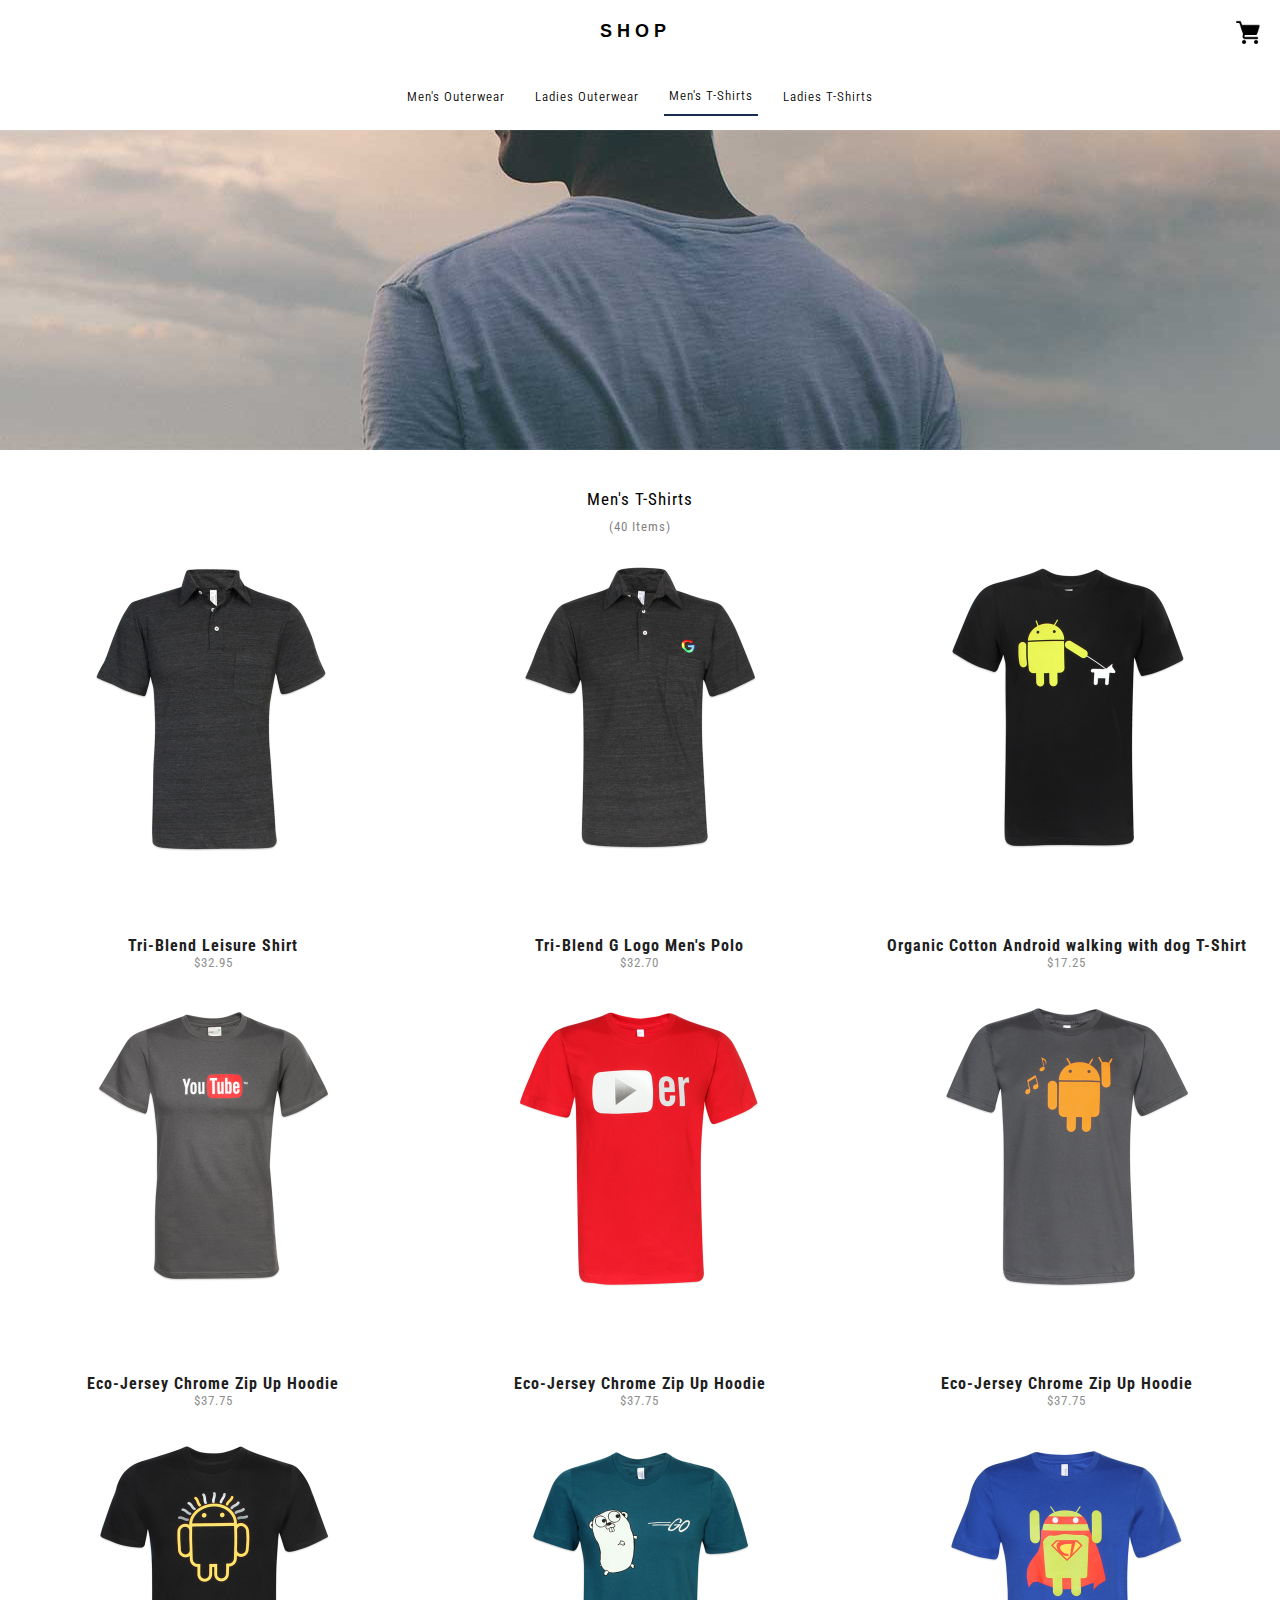
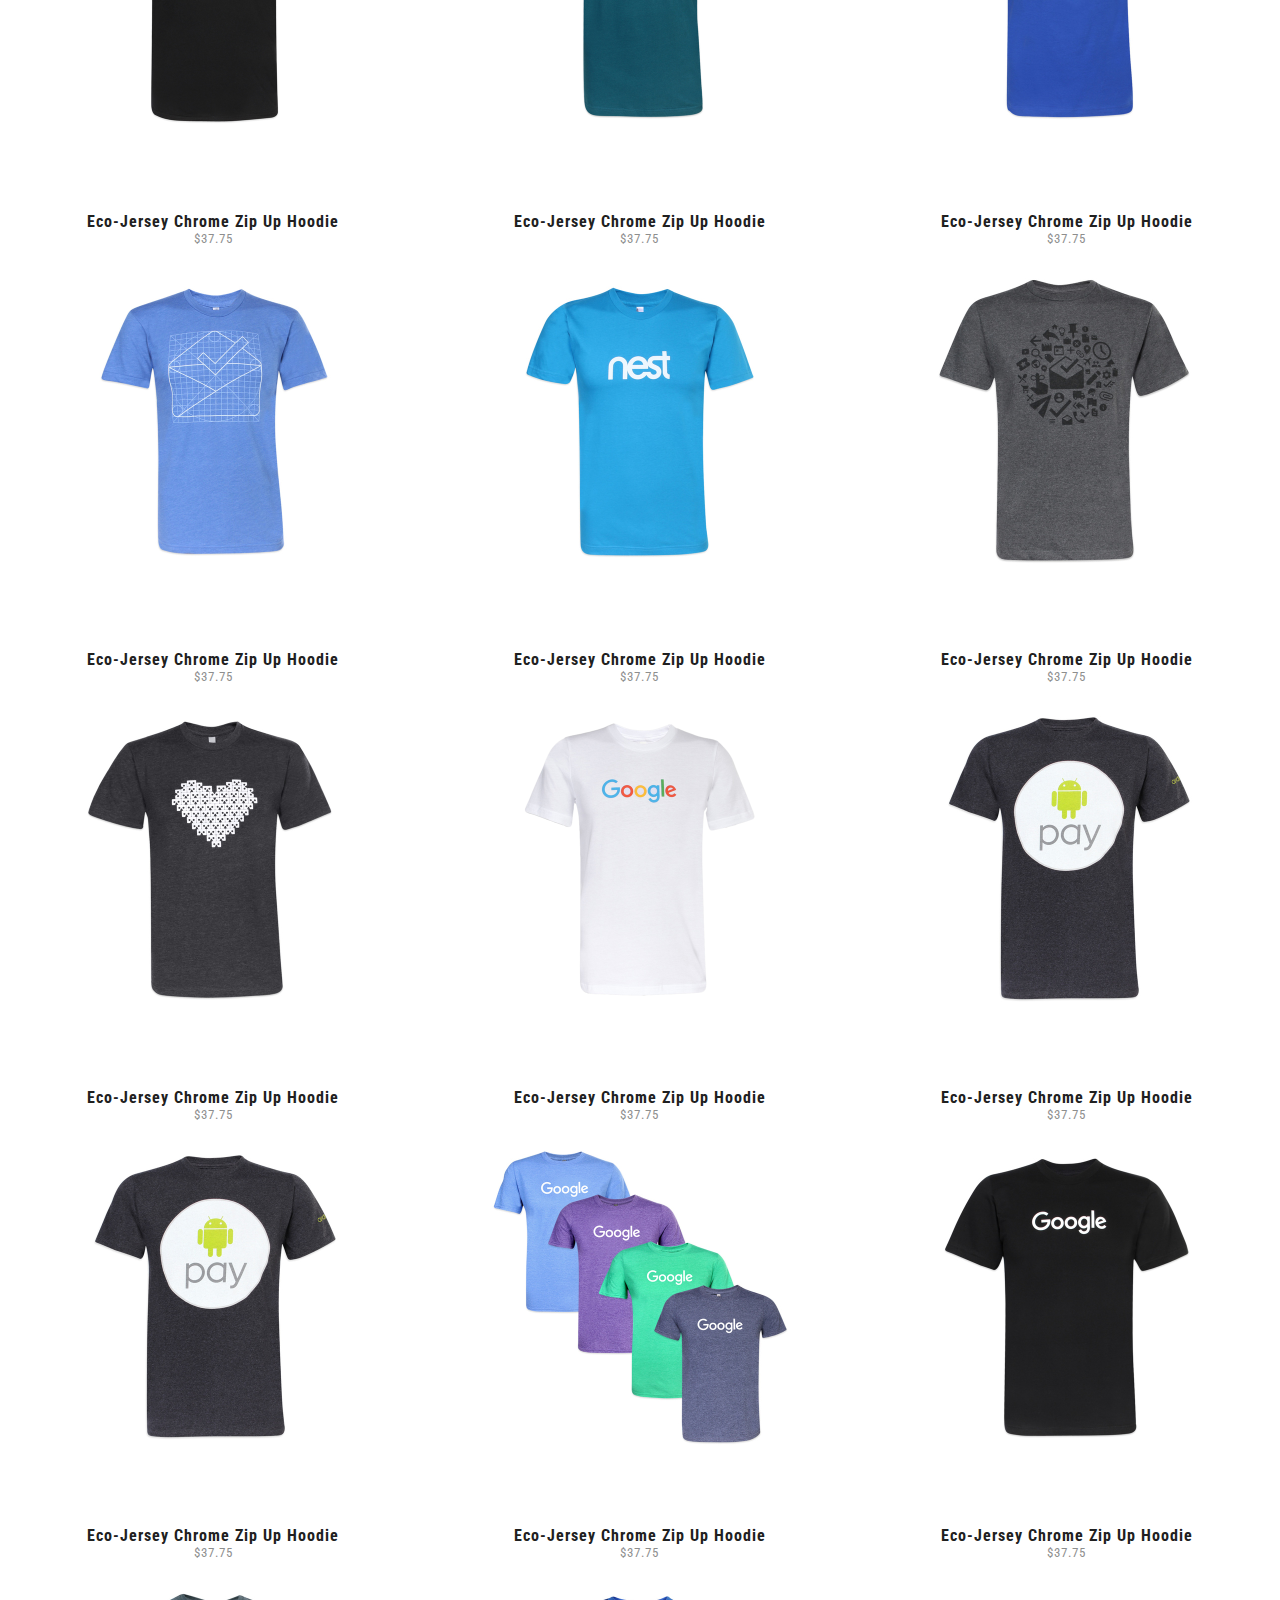
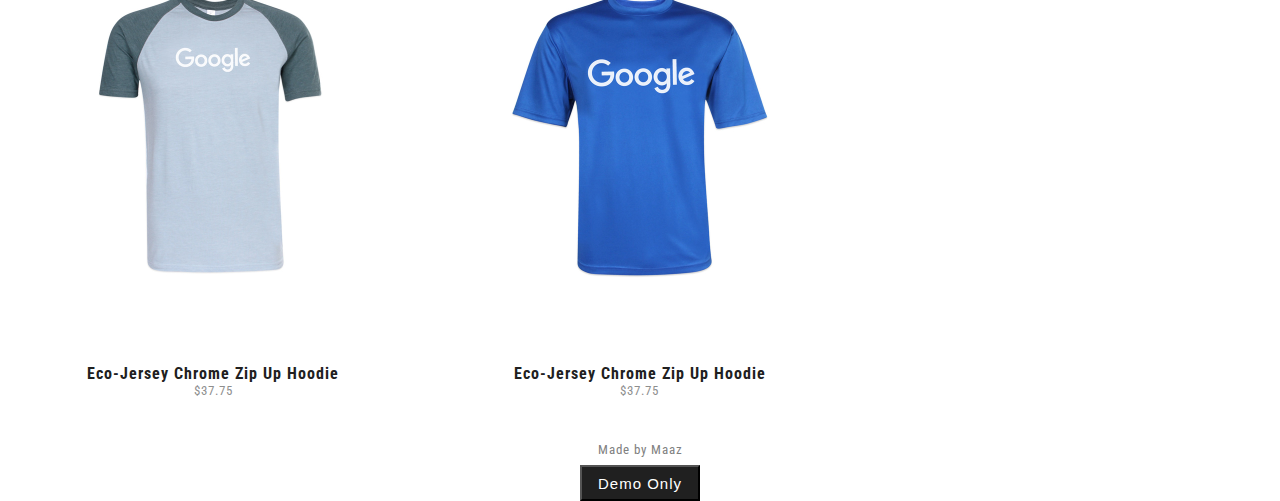
<file: mens-tshirts.html>
<!DOCTYPE html>
<html lang="en">
  <head>
    <meta charset="UTF-8" />
    <meta name="viewport" content="width=device-width, initial-scale=1.0" />
    <link rel="stylesheet" href="styles.css" />
    <title>Mens Outerwear</title>
  </head>
  <body>
    <nav class="navbar">
      <div class="container">
        <div class="menu">
          <img class="hamburger--icon" src="images/hamburger.png" alt="Menu" />
        </div>
        <a class="logo" href="index.html"
          ><img class="logo" src="images/logo.svg" alt=""
        /></a>
        <a class="cart-icon" href="cart-page.html"
          ><img class="cart--icon__image" src="images/cart-icon.png" alt="Cart"
        /></a>
      </div>
      <div class="nav__links">
        <a class="nav__link" href="mens-outerwear.html">Men's Outerwear</a>
        <a class="nav__link" href="ladies-outerwear.html">Ladies Outerwear</a>
        <a class="nav__link" id="mens-outer__nav" href="mens-tshirts.html"
          >Men's T-Shirts</a
        >
        <a class="nav__link" href="ladies-tshirts.html">Ladies T-Shirts</a>
      </div>
    </nav>
    <!-- Drawer -->
    <aside class="drawer">
      <a class="drawer__item" href="mens-outerwear.html">Mens's Outerwear</a>
      <a class="drawer__item" href="ladies-outerwear.html">Ladies Outerwear</a>
      <a class="drawer__item" href="mens-tshirts.html">Men's T-Shirts</a>
      <a class="drawer__item" href="ladies-tshirts.html">Ladies T-Shirts</a>
    </aside>
    <div class="hero">
      <section class="banner mens-outerwear-page">
        <div class="mens-banner__image bg__image mens-tShirts--banner"></div>
      </section>
      <div class="mens-outer__header">
        <p class="banner__label" id="page-banner__label">Men's T-Shirts</p>
        <span class="items__count">(40 Items)</span>
      </div>
      <div class="products-section">
        <a class="product" href="single-product-page.html">
          <img
            class="product__image"
            src="images/Items-Images/10-11017A.jpg"
            alt=""
          />
          <span class="title">Tri-Blend Leisure Shirt</span>
          <span class="price">$32.95</span>
        </a>
        <a class="product" href="single-product-page.html">
          <img
            class="product__image"
            src="images/Items-Images/10-11019A.jpg"
            alt=""
          />
          <span class="title">Tri-Blend G Logo Men's Polo</span>
          <span class="price">$32.70</span>
        </a>
        <a class="product" href="single-product-page.html">
          <img
            class="product__image"
            src="images/Items-Images/10-13018A.jpg"
            alt=""
          />
          <span class="title"
            >Organic Cotton Android walking with dog T-Shirt</span
          >
          <span class="price">$17.25</span>
        </a>
        <a class="product" href="single-product-page.html">
          <img
            class="product__image"
            src="images/Items-Images/10-13058A.jpg"
            alt=""
          />
          <span class="title">Eco-Jersey Chrome Zip Up Hoodie</span>
          <span class="price">$37.75</span>
        </a>
        <a class="product" href="single-product-page.html">
          <img
            class="product__image"
            src="images/Items-Images/10-13097A.jpg"
            alt=""
          />
          <span class="title">Eco-Jersey Chrome Zip Up Hoodie</span>
          <span class="price">$37.75</span>
        </a>
        <a class="product" href="single-product-page.html">
          <img
            class="product__image"
            src="images/Items-Images/10-13130A.jpg"
            alt=""
          />
          <span class="title">Eco-Jersey Chrome Zip Up Hoodie</span>
          <span class="price">$37.75</span>
        </a>
        <a class="product" href="single-product-page.html">
          <img
            class="product__image"
            src="images/Items-Images/10-13153A.jpg"
            alt=""
          />
          <span class="title">Eco-Jersey Chrome Zip Up Hoodie</span>
          <span class="price">$37.75</span>
        </a>
        <a class="product" href="single-product-page.html">
          <img
            class="product__image"
            src="images/Items-Images/10-13213A.jpg"
            alt=""
          />
          <span class="title">Eco-Jersey Chrome Zip Up Hoodie</span>
          <span class="price">$37.75</span>
        </a>
        <a class="product" href="single-product-page.html">
          <img
            class="product__image"
            src="images/Items-Images/10-13239A.jpg"
            alt=""
          />
          <span class="title">Eco-Jersey Chrome Zip Up Hoodie</span>
          <span class="price">$37.75</span>
        </a>
        <a class="product" href="single-product-page.html">
          <img
            class="product__image"
            src="images/Items-Images/10-13240A.jpg"
            alt=""
          />
          <span class="title">Eco-Jersey Chrome Zip Up Hoodie</span>
          <span class="price">$37.75</span>
        </a>
        <a class="product" href="single-product-page.html">
          <img
            class="product__image"
            src="images/Items-Images/10-13241A.jpg"
            alt=""
          />
          <span class="title">Eco-Jersey Chrome Zip Up Hoodie</span>
          <span class="price">$37.75</span>
        </a>
        <a class="product" href="single-product-page.html">
          <img
            class="product__image"
            src="images/Items-Images/10-13256A.jpg"
            alt=""
          />
          <span class="title">Eco-Jersey Chrome Zip Up Hoodie</span>
          <span class="price">$37.75</span>
        </a>
        <a class="product" href="single-product-page.html">
          <img
            class="product__image"
            src="images/Items-Images/10-13260A.jpg"
            alt=""
          />
          <span class="title">Eco-Jersey Chrome Zip Up Hoodie</span>
          <span class="price">$37.75</span>
        </a>
        <a class="product" href="single-product-page.html">
          <img
            class="product__image"
            src="images/Items-Images/10-13262A.jpg"
            alt=""
          />
          <span class="title">Eco-Jersey Chrome Zip Up Hoodie</span>
          <span class="price">$37.75</span>
        </a>
        <a class="product" href="single-product-page.html">
          <img
            class="product__image"
            src="images/Items-Images/10-13263A.jpg"
            alt=""
          />
          <span class="title">Eco-Jersey Chrome Zip Up Hoodie</span>
          <span class="price">$37.75</span>
        </a>
        <a class="product" href="single-product-page.html">
          <img
            class="product__image"
            src="images/Items-Images/10-13263A.jpg"
            alt=""
          />
          <span class="title">Eco-Jersey Chrome Zip Up Hoodie</span>
          <span class="price">$37.75</span>
        </a>
        <a class="product" href="single-product-page.html">
          <img
            class="product__image"
            src="images/Items-Images/10-13264A.jpg"
            alt=""
          />
          <span class="title">Eco-Jersey Chrome Zip Up Hoodie</span>
          <span class="price">$37.75</span>
        </a>
        <a class="product" href="single-product-page.html">
          <img
            class="product__image"
            src="images/Items-Images/10-13265A.jpg"
            alt=""
          />
          <span class="title">Eco-Jersey Chrome Zip Up Hoodie</span>
          <span class="price">$37.75</span>
        </a>
        <a class="product" href="single-product-page.html">
          <img
            class="product__image"
            src="images/Items-Images/10-13266A.jpg"
            alt=""
          />
          <span class="title">Eco-Jersey Chrome Zip Up Hoodie</span>
          <span class="price">$37.75</span>
        </a>
        <a class="product" href="single-product-page.html">
          <img
            class="product__image"
            src="images/Items-Images/10-13267A.jpg"
            alt=""
          />
          <span class="title">Eco-Jersey Chrome Zip Up Hoodie</span>
          <span class="price">$37.75</span>
        </a>
      </div>
    </div>

    <footer class="footer">
      <a class="made-by" href="single-product-page.html">Made by Maaz</a>
      <button class="demo-only">Demo Only</button>
    </footer>
    <script src="script.js"></script>
  </body>
</html>
</file>
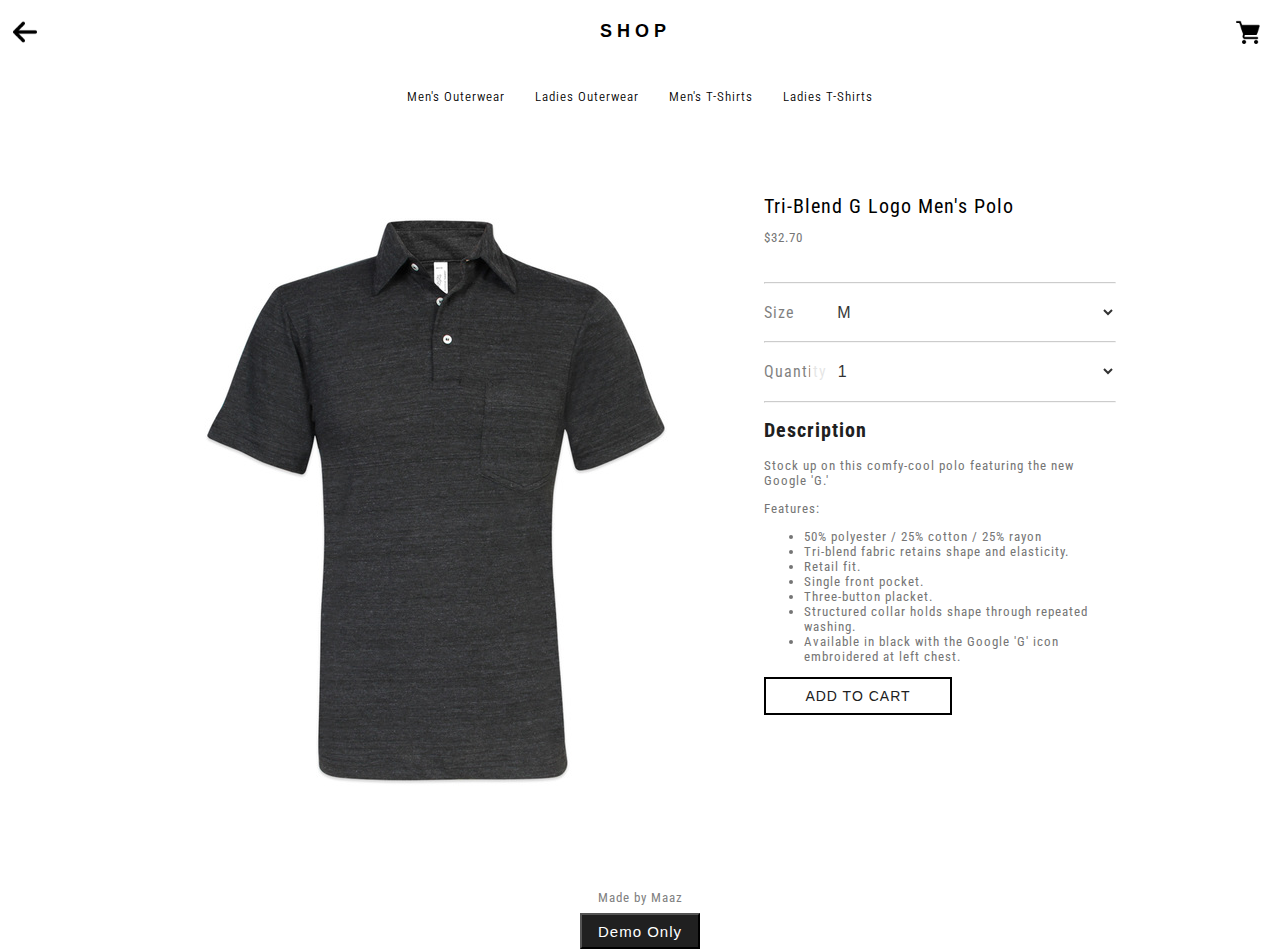
<file: single-product-page.html>
<!DOCTYPE html>
<html lang="en">
  <head>
    <meta charset="UTF-8" />
    <meta name="viewport" content="width=device-width, initial-scale=1.0" />
    <link rel="stylesheet" href="styles.css" />
    <title>Document</title>
  </head>
  <body>
    <nav class="navbar">
      <div class="container">
        <div class="menu" id="menu-back">
          <img class="back-icon" src="images/arrow.png" alt="Menu" />
        </div>
        <a class="logo" href="index.html"
          ><img class="logo" src="images/logo.svg" alt=""
        /></a>
        <a class="cart-icon" href="cart-page.html"
          ><img class="cart--icon__image" src="images/cart-icon.png" alt="Cart"
        /></a>
      </div>
      <div class="nav__links">
        <a class="nav__link" href="mens-outerwear.html">Men's Outerwear</a>
        <a class="nav__link" href="ladies-outerwear.html">Ladies Outerwear</a>
        <a class="nav__link" href="mens-tshirts.html">Men's T-Shirts</a>
        <a class="nav__link" href="ladies-tshirts.html">Ladies T-Shirts</a>
      </div>
    </nav>
    <!-- Drawer -->
    <aside class="drawer">
      <a class="drawer__item" href="mens-outerwear.html">Mens's Outerwear</a>
      <a class="drawer__item" href="ladies-outerwear.html">Ladies Outerwear</a>
      <a class="drawer__item" href="mens-tshirts.html">Men's T-Shirts</a>
      <a class="drawer__item" href="ladies-tshirts.html">Ladies T-Shirts</a>
    </aside>
    <div class="hero">
      <div class="single-product">
        <img
          src="images/Items-Images/10-11017A.jpg"
          alt=""
          class="single-product__image"
        />
        <div class="details">
          <h1 class="product__title">Tri-Blend G Logo Men's Polo</h1>
          <div class="product__price">$32.70</div>
          <hr class="line single-cart-line" />

          <div class="size">
            <label id="size__label">Size</label>
            <select id="size__select">
              <option value="XS">XS</option>
              <option value="S">S</option>
              <option value="M" selected="">M</option>
              <option value="L">L</option>
              <option value="XL">XL</option>
            </select>
          </div>
          <hr class="line single-cart-line" />

          <div class="quantity">
            <label id="quantity__label">Quantity</label>
            <select id="quantity__select">
              <option value="1" selected="">1</option>
              <option value="2">2</option>
              <option value="3">3</option>
              <option value="4">4</option>
              <option value="5">5</option>
            </select>
            <div>
              <div></div>
            </div>
          </div>
          <hr class="line single-cart-line" />

          <div class="description">
            <h2>Description</h2>
            <p id="desc">
              Stock up on this comfy-cool polo featuring the new Google 'G.'
            </p>
            <p>Features:</p>
            <ul>
              <li>50% polyester / 25% cotton / 25% rayon</li>
              <li>Tri-blend fabric retains shape and elasticity.</li>
              <li>Retail fit.</li>
              <li>Single front pocket.</li>
              <li>Three-button placket.</li>
              <li>Structured collar holds shape through repeated washing.</li>
              <li>
                Available in black with the Google 'G' icon embroidered at left
                chest.
              </li>
            </ul>
          </div>
          <a class="single-product__cart--button" href="cart-page.html">
            <button class="single-product__cart--button">ADD TO CART</button>
          </a>
        </div>
      </div>
    </div>
    <footer id="cart-page__footer" class="footer">
      <a class="made-by" href="#">Made by Maaz</a>
      <button class="demo-only">Demo Only</button>
    </footer>
    <button class="sticky-button">ADD TO CART</button>
    <script src="script.js"></script>
  </body>
</html>
</file>
<file: styles.css>
@import url("https://fonts.googleapis.com/css2?family=Roboto+Condensed:ital,wght@0,100..900;1,100..900&display=swap");
* {
  letter-spacing: 1px;
}
html,
body {
  margin: 0;
  padding: 0;
  font-size: 62.5%;
  font-family: "Roboto Condensed", sans-serif;
  font-optical-sizing: auto;
  font-style: normal;
  /* overflow: scroll; */
  box-sizing: border-box;
}

/* Navbar Styles */
.hero {
  margin-bottom: 32px;
}
.navbar {
  height: auto;
  display: flex;
  flex-direction: column;
  justify-content: space-between;
  align-items: center;
  box-sizing: border-box;
}
.container {
  height: auto;
  min-height: 6.4rem;
  width: 100%;
  display: flex;
  justify-content: space-between;
  align-items: center;
}

/* Navbar for Webview */
/* Start */

.nav__links {
  display: none;
  padding: 1rem;
}
.nav__link {
  display: none;
  margin: 0 0.5rem;
  color: black;
  text-decoration: none;
  height: 19.5px;
}
#mens-outer__nav {
  border: 1rem;
  /* background-color: #757575; */
  border-bottom: 2px solid #172c50;
  padding: 0 0.5rem;
}
/* End */

.logo {
  height: 5rem;
  /* width: 10rem; */
}
.cart-icon {
  position: relative;
  display: flex;
  justify-content: center;
  align-items: center;
  height: 24px;
  width: 24px;
  padding: 0.5rem 2rem;
}
.cart--icon__image {
  height: 24px;
  width: 24px;
}

.cart-count {
  position: absolute;
  top: -10px; /* Adjust this to control vertical positioning */
  right: 6px; /* Adjust this to control horizontal positioning */
  background-color: #172c50; /* To make the number stand out */
  color: white;
  border-radius: 50%;
  padding: 0.7rem 0.8rem;
  font-size: 1rem;
  line-height: 1;
}
.menu {
  display: flex;
  justify-content: center;
  align-items: center;
  height: 4rem;
  width: 4rem;
  padding: 0.5rem;
}
.hamburger--icon {
  height: 24px;
  width: 24px;
}
.back-icon {
  height: 24px;
  width: 24px;
}

/* Drawer */
.drawer {
  background-color: white;
  height: 100%;
  width: 25.6rem;
  padding: 2rem 0;
  position: fixed;
  left: -400%;
  top: 0;
  z-index: 101;
  display: flex;
  flex-direction: column;
  transition: left 0.8s ease;
}

.drawer__item {
  letter-spacing: 0.1rem;
  display: block;
  line-height: 4rem;
  font-size: 1.3rem;
  padding: 0 1.6rem;
  width: 22.4rem;
  height: 4rem;
  list-style: none;
  text-decoration: none;
  color: #757575;
}

.overlay {
  position: fixed;
  top: 0;
  left: 0;
  width: 100%;
  height: 100%;
  background-color: rgba(0, 0, 0, 0.3); /* Black background with 30% opacity */
  z-index: 100; /* Ensure it sits above other content */
  display: none; /* Initially hidden */
}

/* Banner Section */
.hero {
  display: flex;
  flex-direction: column;
  align-items: center;
  /* width: 100vw; */
}
section {
  margin: 0 0 40px 0;
  height: auto;
  width: 100%;
  display: flex;
  justify-content: center;
}
.banner {
  height: 350px;
  width: 100%;
  display: flex;
  flex-direction: column;
  justify-content: space-between;
  align-items: stretch;
  /* margin-bottom: 2rem; */
}

.banner__bottom {
  height: 40%;
  font-size: 1.5rem;
  display: flex;
  flex-direction: column;
  justify-content: center;
  align-items: center;
}
section .banner__label {
  font-size: 1.69rem;
  opacity: 0.8;
  margin: 32px auto;
  font-weight: 400;
  height: 25px;
}

#page-banner__label {
  font-size: 16.9px;
  margin-bottom: 10px;
}

.banner__button {
  background-color: #ffff;
  opacity: 0.8;
  height: 4.1rem;
  width: 16.9rem;
  padding: 0.8rem 4.4rem;
  border: 2px solid black;
}

.mens-banner__image {
  background: url(images/mens_outerwear.jpg);
}

.ladies-banner__image {
  background: url(images/ladies_outerwear.jpg);
}
.ladies-outerwear--banner {
  background: url(images/ladies_outerwear.jpg);
}
.mens-tShirts--banner {
  background: url(images/mens_tshirts.jpg);
}
.ladies-tShirts--banner {
  background: url(images/ladies_tshirts.jpg);
}

.bg__image {
  height: 100%;
  width: 100%;
  max-height: 320px;
  max-width: 1440px;
  background-size: cover;
  background-position: 50% 50%;
  background-repeat: no-repeat;
  margin: 0 auto;
}

.t-shirts {
  display: flex;
  margin-bottom: 0;
}
.t-shirts .banner__button {
  width: 12.95rem;
  padding: 0.8rem 2.4rem;
}
.mens-tShirts-banner {
  width: 50%;
  max-width: 720px;
  margin: 0 0 4rem;
}
.ladies-tShirts-banner {
  width: 50%;
  max-width: 720px;
  margin: 0 0 4rem;
}

.mens__t-shirts {
  background: url(images/mens_tshirts.jpg);
}
.ladies__t-shirts {
  background: url(images/ladies_tshirts.jpg);
}

.banner__image {
  height: 100%;
  max-width: 720px;
  background-size: cover;
  background-position: 50% 50%;
  background-repeat: no-repeat;
}

/* Footer */
.footer {
  /* height: 6.8rem; */
  display: flex;
  flex-direction: column;
  justify-content: space-between;
  align-items: center;
  /* width: 100%; */
}

.made-by {
  /* height: 13px; */
  /* width: 10.1rem; */
  font-size: 13px;
  text-decoration: none;
  color: gray;
}
.demo-only {
  background-color: #202020;
  color: white;
  height: 3.6rem;
  width: 12rem;
  font-size: 1.5rem;
  margin: 0.8rem 15.5rem 0 15.5rem;
  padding: 0.6rem;
}

@media screen and (min-width: 768px) {
  /* Hide mobile hamburger menu */
  .menu,
  .hamburger--icon {
    visibility: hidden;
  }
  .navbar {
    height: 13rem;
  }
  /* Show desktop navigation links */
  .nav__links {
    height: 6.6rem;
    display: flex;
    justify-content: center;
    align-items: center;
  }

  .nav__link {
    height: 3.75rem;
    /* width: 11.2rem; */
    padding: 0.9rem 0.5rem;
    line-height: 4rem;
    text-align: center;
    font-size: 1.3rem;
    font-weight: 350;
    letter-spacing: 1px;
    display: inline-block;
    margin: 0 1rem 2.2rem;
    color: black;
    text-decoration: none;
  }
  .banner {
    height: 450px;
  }
  .banner__label {
    margin: 24px auto;
  }
}

/* Mens Outerwear Page */

.mens-outerwear-page {
  margin: 0;
  display: none;
  max-height: 320px;
}
.mens-outer__header {
  display: flex;
  flex-direction: column;
  align-items: center;
  margin: 15px 0 10px 0;
}
.items__count {
  opacity: 0.5;
  font-size: 1.3rem;
}
.products-section {
  width: 100vw;
  max-width: 1440px;
}
.products-section a {
  text-decoration: none;
}

.product {
  height: auto;
  width: auto;

  margin: 1.2rem 1.2rem;
  display: flex;
  flex-direction: column;
  align-items: center;
}
.product__image {
  height: auto;
  width: 80%;
  max-height: 300px;
  max-width: 300px;
  margin-bottom: 6rem;
}

.title {
  font-size: 1.6rem;
  font-weight: bold;
  text-align: center;
  text-decoration: none;
  color: #202020;
  margin-top: 2rem;
}

.price {
  opacity: 0.5;
  font-size: 1.3rem;
  color: #202020;
}

.products-section {
  display: grid;
  grid-template-columns: repeat(2, 1fr);
}

@media screen and (min-width: 768px) {
  .mens-outerwear-page {
    width: 100%;
    max-width: 1440px;
    margin: 0;
    display: block;
  }

  .products-section {
    display: grid;
    grid-template-columns: repeat(3, 1fr);
  }
}

/* Single Product Styles */
#menu-back {
  visibility: visible;
}
.single-product {
  height: auto;
  padding-bottom: 8rem;
  width: 100vw;
  /* max-width: 1200px; */
  display: flex;
  flex-direction: column;
  align-items: center;
}

.single-product__image {
  box-sizing: border-box;
  height: auto;
  width: 80%;
}

.details {
  box-sizing: border-box;
  width: 100%;
  /* max-width: 400px; */
  padding: 0 2.4rem;
  margin: 64px 32px;
}
.single-cart-line {
  opacity: 0.5;
}
.product__title {
  height: auto;
  width: 100%;
  font-size: 2rem;
  letter-spacing: 0.1rem;
  font-weight: 400;
  margin: 0;
}
.product__price {
  color: #757575;
  font-size: 1.3rem;
  margin: 1.2rem 0 3.2rem;
  width: 100%;
  height: 2rem;
}

.size,
.quantity {
  font-size: 1.8rem;
  width: 100%;
  height: auto;
  display: flex;
  align-items: center;
  justify-content: space-between;
}

.quantity {
  border-top: none;
}

.size:focus-within,
.quantity:focus-within {
  border-bottom: 2px solid #172c50;
}

/* When the select element loses focus, it will go back to having no border */
.size,
.quantity {
  border-bottom: none;
}

#size__label,
#quantity__label {
  width: 13%;
  opacity: 0.5;
  font-size: 1.6rem;
}

#size__select,
#quantity__select {
  border: none;
  background-color: white;
  width: 88%;
  padding: 16px 24px 16px 24px;
  font-size: 1.6rem;
  opacity: 0.8;
  outline: none;
}

.description {
  height: auto;
  width: 100%;
  font-size: 1.3rem;
  color: #757575;
}
.description h2 {
  color: #202020;
}
.single-product__cart--button {
  display: none;
  background-color: white;
  border: 1px solid black;
}

@media screen and (min-width: 768px) {
  .single-product {
    display: flex;
    flex-direction: row;
    justify-content: center;
    max-width: 1440px;
    padding-bottom: 0;
    margin: 64px 32px;
  }

  .single-product__image {
    /* flex-shrink: 0; */
    /* flex-grow: 1; */
    align-self: self-start;
    max-width: 600px;
    height: auto;
    max-height: 600px;
  }

  .details {
    /* flex-shrink: 1; */
    /* flex-grow: 2; */
    max-width: 400px;
    /* padding-left: 20px; */
    align-self: self-start;
    margin: 0;
  }

  .sticky-button {
    display: none;
    width: 100vw;
  }

  .single-product__cart--button {
    height: 36px;
    width: 186px;
    display: block;
    font-size: 14px;
    text-decoration: none;
    color: #202020;
  }
}

#cart-container {
  height: auto;
  width: 100vw;
  display: flex;
  flex-direction: column;
  align-items: center;
}
#cart-container__subsection {
  /* height: 100vh; */
  width: 100vw;
  max-width: 1380px;
  margin-top: 20px;
}
.cart-page-container {
  height: 100vh;
}

#add--cart {
  background-color: #172c50;
  color: #ffff;
  margin: 0;
  padding: 0;
  border: none;
  height: 6.4rem;
  width: 100vw;
}

/* Cart Page */
.cart-banner__label {
  margin: 0 auto;
}

.single-cart-item {
  display: flex;
  justify-content: center;
  width: 100%;
  margin: 2.4rem 0;
}
.cart-item-image {
  height: 72px;
  width: 72px;
  padding: 0 0.5rem;
}
.cart-item__details {
  height: 72px;
  width: 60%;
  display: flex;
  flex-wrap: wrap;
  justify-content: space-between;
  margin-left: 24px;
}

#cart-item__select {
  border: none;
  background-color: transparent;
  font-size: 1.6rem;
}

.cart-item__title {
  display: flex;
  justify-content: space-between;
  align-items: center;
  width: 80%;
  height: 50%;
}

.cart-item__name {
  text-align: start;
  text-decoration: none;
  color: #202020;
  font-size: 1.3rem;
}

.cart-item__detail {
  display: flex;
  justify-content: flex-end;
  align-items: center;
  column-gap: 2rem;
  width: 100%;
  /* height: 50%; */
}
.cart-item__label {
  font-size: 1.3rem;
  opacity: 0.5;
}
.delete-button {
  box-sizing: border-box;
  height: 34px;
  width: 34px;
  height: auto;
  border: none;
  background-color: transparent;
}
.delete-button__icon {
  height: 10px;
  width: 10px;
  opacity: 0.5;
}
.total-amount {
  padding: 1rem;
}

.item-total {
  width: 70%;
  font-size: 1.6rem;
  font-weight: 700;
  display: flex;
  justify-content: flex-end;
  column-gap: 2.5rem;
}
.billing-total {
  width: 100%;
  display: flex;
  justify-content: center;
  margin-top: 2rem;
  padding: 0 0.5rem;
}
#cart-page__footer {
  display: none;
}
#cart-page__button {
  display: none;
}
@media screen and (min-width: 768px) {
  .cart-banner__label {
    margin: 0 auto;
  }
  .cart-item__details {
    flex-direction: row;
    align-items: center;
    column-gap: 1rem;
    flex-wrap: nowrap;
  }
  .cart-item__detail {
    justify-content: space-between;
  }
  .delete-button {
    order: 1;
  }
  .item-total {
    width: 65%;
  }
  #cart-page__footer {
    display: flex;
    flex-direction: column;
    position: relative;
    bottom: 0;
    /* left: 50%; */
    /* right: 50%; */
  }
  #cart-page__button {
    display: inline;
  }
}

@media screen and (max-width: 360px) {
  .cart-item__details {
    height: 87.5px;
  }
  .cart-item__detail {
    flex-direction: column;
    height: 61px;
    /* text-align: start; */
    align-items: flex-start;
  }
}

/* Checkout Form */
.input-row {
  box-sizing: border-box;
  height: 76px;
  display: flex;
  flex-direction: column;
  align-items: center;
}
.checkout-form__nav {
  max-height: 12rem;
}
.checkout-form {
  /* box-sizing: border-box; */
  /* height: 150vh; */
  width: 100vw;
  font-size: 1.3rem;
  display: flex;
  flex-direction: column;
  padding: 0 2rem 8rem 2rem;
  flex-grow: 1;
  /* column-gap: 1rem; */
  margin-top: 4rem;
  /* align-items: center; */
}

.checkout-header {
  display: none;
  height: auto;
  width: 100vw;
  font-size: 1.6rem;
  text-align: center;
  margin: 0;
}
.checkout-headings {
  align-self: flex-start;
  font-weight: 500;
  margin: 1.5rem 0;
}

.checkout-form__input {
  outline: none;
  width: 100%;
  border: none;
  background-color: transparent;
  border-bottom: 1px solid grey;
  padding-top: 1rem;
  opacity: 0.5;
  height: 50%;
}

.checkout-form__label {
  margin: 0 auto 10px auto;
  font-size: 16.9px;
  font-weight: 350;
}

.input-state {
  display: flex;
  column-gap: 1rem;
}

.checkout-form__checkbox + label {
  font-size: 1.5rem;
  padding: 0.3rem;
}

.diff--bill--addr {
  display: none;
}

.checkout-form__checkbox:checked + .checkout-form__label + .diff--bill--addr {
  display: block;
}

.expiry {
  font-size: 1.3rem;
  margin: 0.5rem 0;
}

.order-summary__row {
  display: flex;
  justify-content: space-between;
}
#payment-section {
  display: flex;
  flex-direction: column;
  margin-bottom: 0;
}
.sticky-button {
  background-color: #172c50;
  color: white;
  outline: none;
  border: none;
  height: 6.4rem;
  width: 100%;
  font-size: x-large;
  position: fixed;
  bottom: 0;
  left: 0;
  right: 0;
}
.sticky-button a {
  text-decoration: none;
  color: white;
}
#customer-details {
  display: flex;
  height: auto;
  flex-direction: column;
}

.checkout-form__input:focus {
  border-bottom: 2px solid #172c50;
}

.checkout-form__input {
  position: relative;
}

.checkout-form__input::placeholder {
  position: absolute;
  top: 20px; /* initial top position */
  font-size: 16px;
  color: #666; /* placeholder text color */
  transition: top 0.2s ease; /* add transition effect */
}

.checkout-form__input:focus::placeholder {
  top: 3px; /* move up when focused */
  font-size: 12px; /* adjust font size */
}

.input-state__data {
  display: flex;
  /* width: 400px; */
  justify-content: space-between;
  column-gap: 10px;
}

.state {
  width: 200px;
  padding-bottom: 10px;
}
.zip__code {
  width: 200px;
  padding-bottom: 10px;
}
.zip::placeholder {
  top: 2px;
}
.zip:focus::placeholder {
  top: -3px;
}

@media screen and (min-width: 768px) {
  .checkout-form {
    height: auto;
    max-width: 900px;
    flex-direction: row;
    align-items: flex-start;
    /* column-gap: 2rem; */
  }
  #payment-section {
    margin-left: 80px;
  }
  .checkout-page__button {
    margin: 2rem 0;
    width: auto;
  }
}




.checkout-container{
  display: flex;
  flex-direction: column;
  font-family: 'roboto',sans-serif;
  padding: 0 24px 48px;
}

.checkout-heading{
  display: flex;
  flex-direction: column;
  align-items: center;
}

.checkout-heading h1{
  font-size: 14.3px;
  margin: 0 0 4px;
  font-weight: 350;
}

.checkout-heading p{
  font-size: 12px;
  font-weight: 250;
}

.checkout-container h2{
  font-size: 13px;
  margin: 10.79px 0;
}

.checkout-container input{
  font-size: 13px;
  padding: 8px 0;
  border: none;
  outline: none;
  border-bottom: 1px solid black;
  width: 100%;
  margin: 20px 0;
}

.state-zipcode{
  display:flex;
  gap:10px;
}

.checkout-container label{
  font-size: 13px;
}

.checkout-container select{
  font-size: 16px;
  padding: 8px 24px 8px 0px;
  border: none;
  outline: none;
  background-color: white;
  border-bottom: 0.5px solid black;
}

.billing-address{
  display: flex;
  justify-content: flex-start;
  align-items: center;
  gap: 10px;
}

#setBilling{
  width: auto;
}

.cc-expiry{
  display:flex;
  width: 100%;
  gap: 10px;
}

#cvv{
  margin: 0;
  font-size: 16px;
  width: 33%;
}

#ccExpMonth{
  width: 33%;
}

#ccExpYear{
  width: 33%;
}

#order-summary p{
  font-size: 13px;
  font-weight: 300;
  margin-bottom: 10px;
}

.cart-item-1{
  display: flex;
  justify-content: space-between;
}

.cart-item-2{
  display: flex;
  justify-content: space-between;
}

.total{
  display: flex;
  justify-content: space-between;
  margin-top: 20px;
}

@media(min-width:769px){

  #change-checkout-orientation{
      display: flex;
      justify-content: space-between;
      gap:40px;
      max-width: 900px;
      margin: 0 auto;
  }

  .checkout-heading h1{
      margin-top: 64px;
      font-size: 16.9px;
  }
  
  #checkout-button button {
      background-color: white;
      color: black;
      padding: 8px 44px;
      font-size: 14px;
      cursor: pointer;
      border: none;
      width: auto;
      border: solid 2px black;
  }
  
  .product-details-cart-button button:hover {
      background-color: #555;
  }
  
}
</file>
